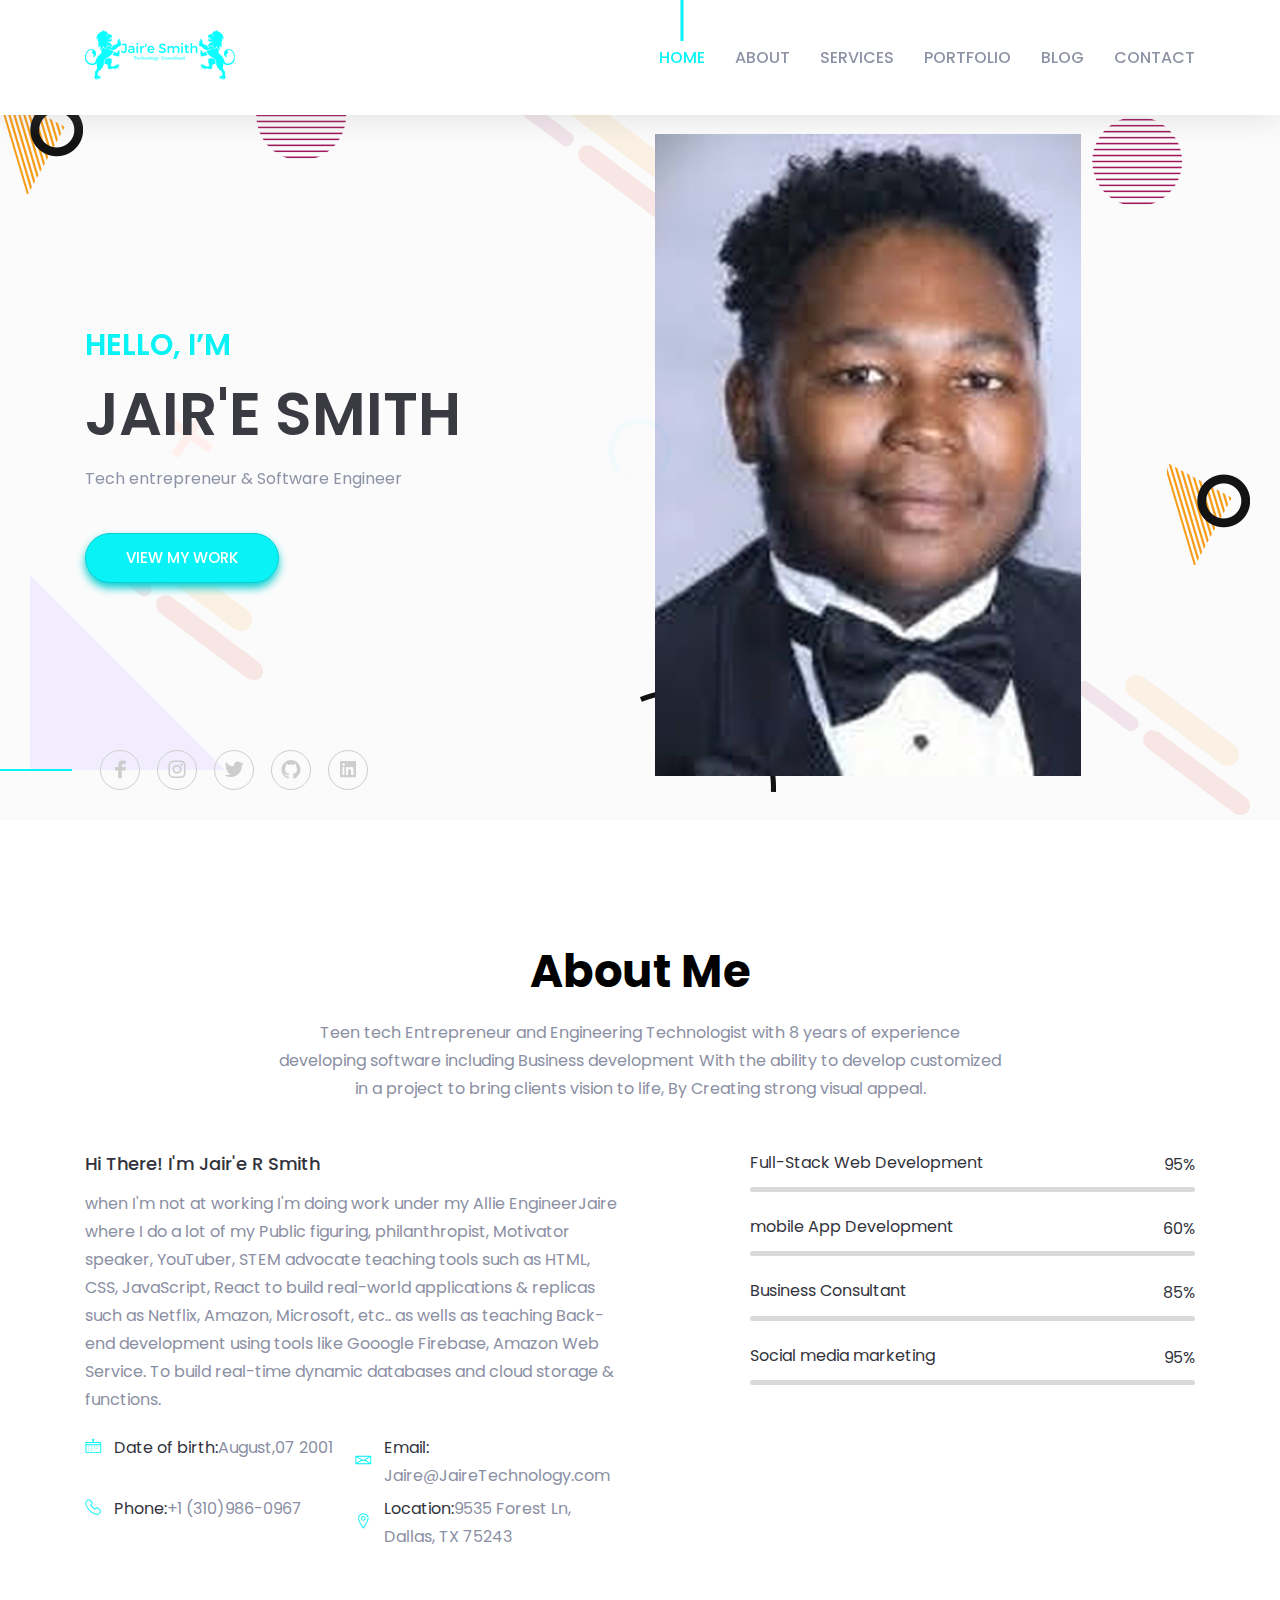
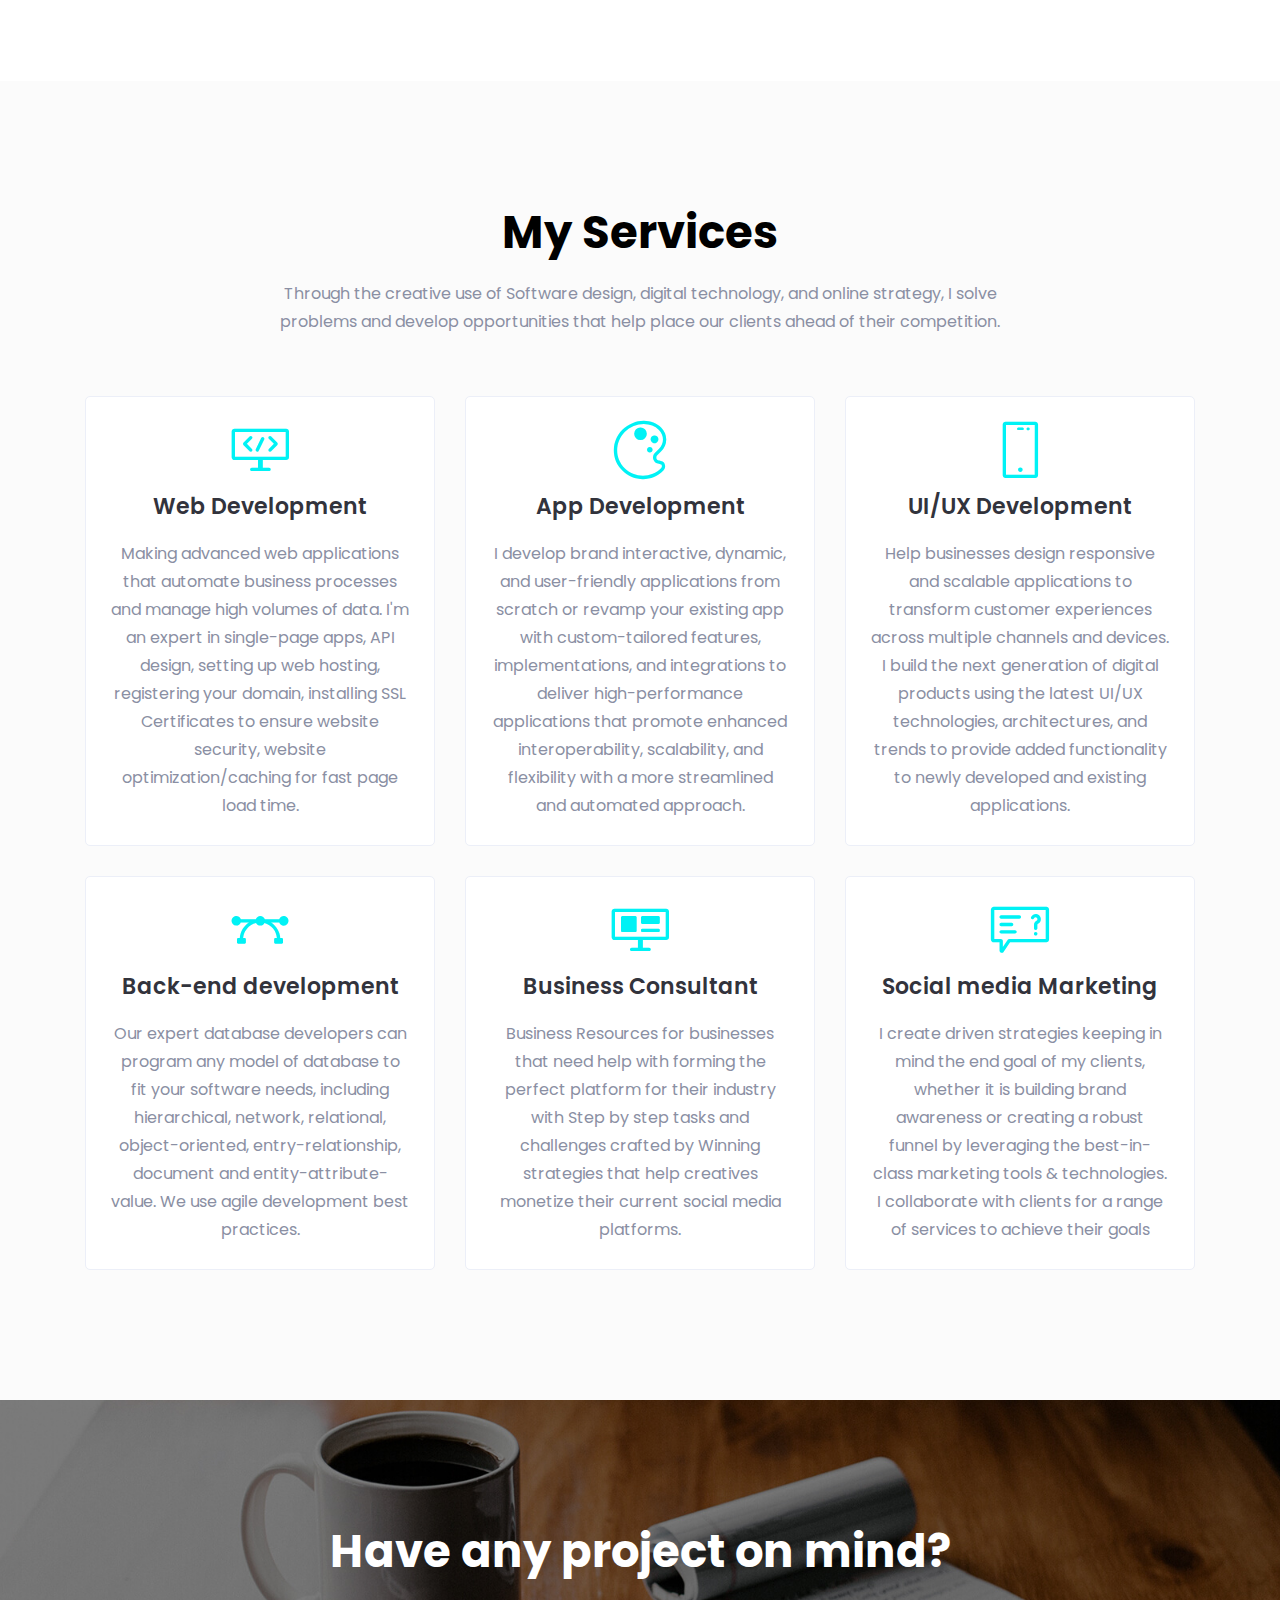
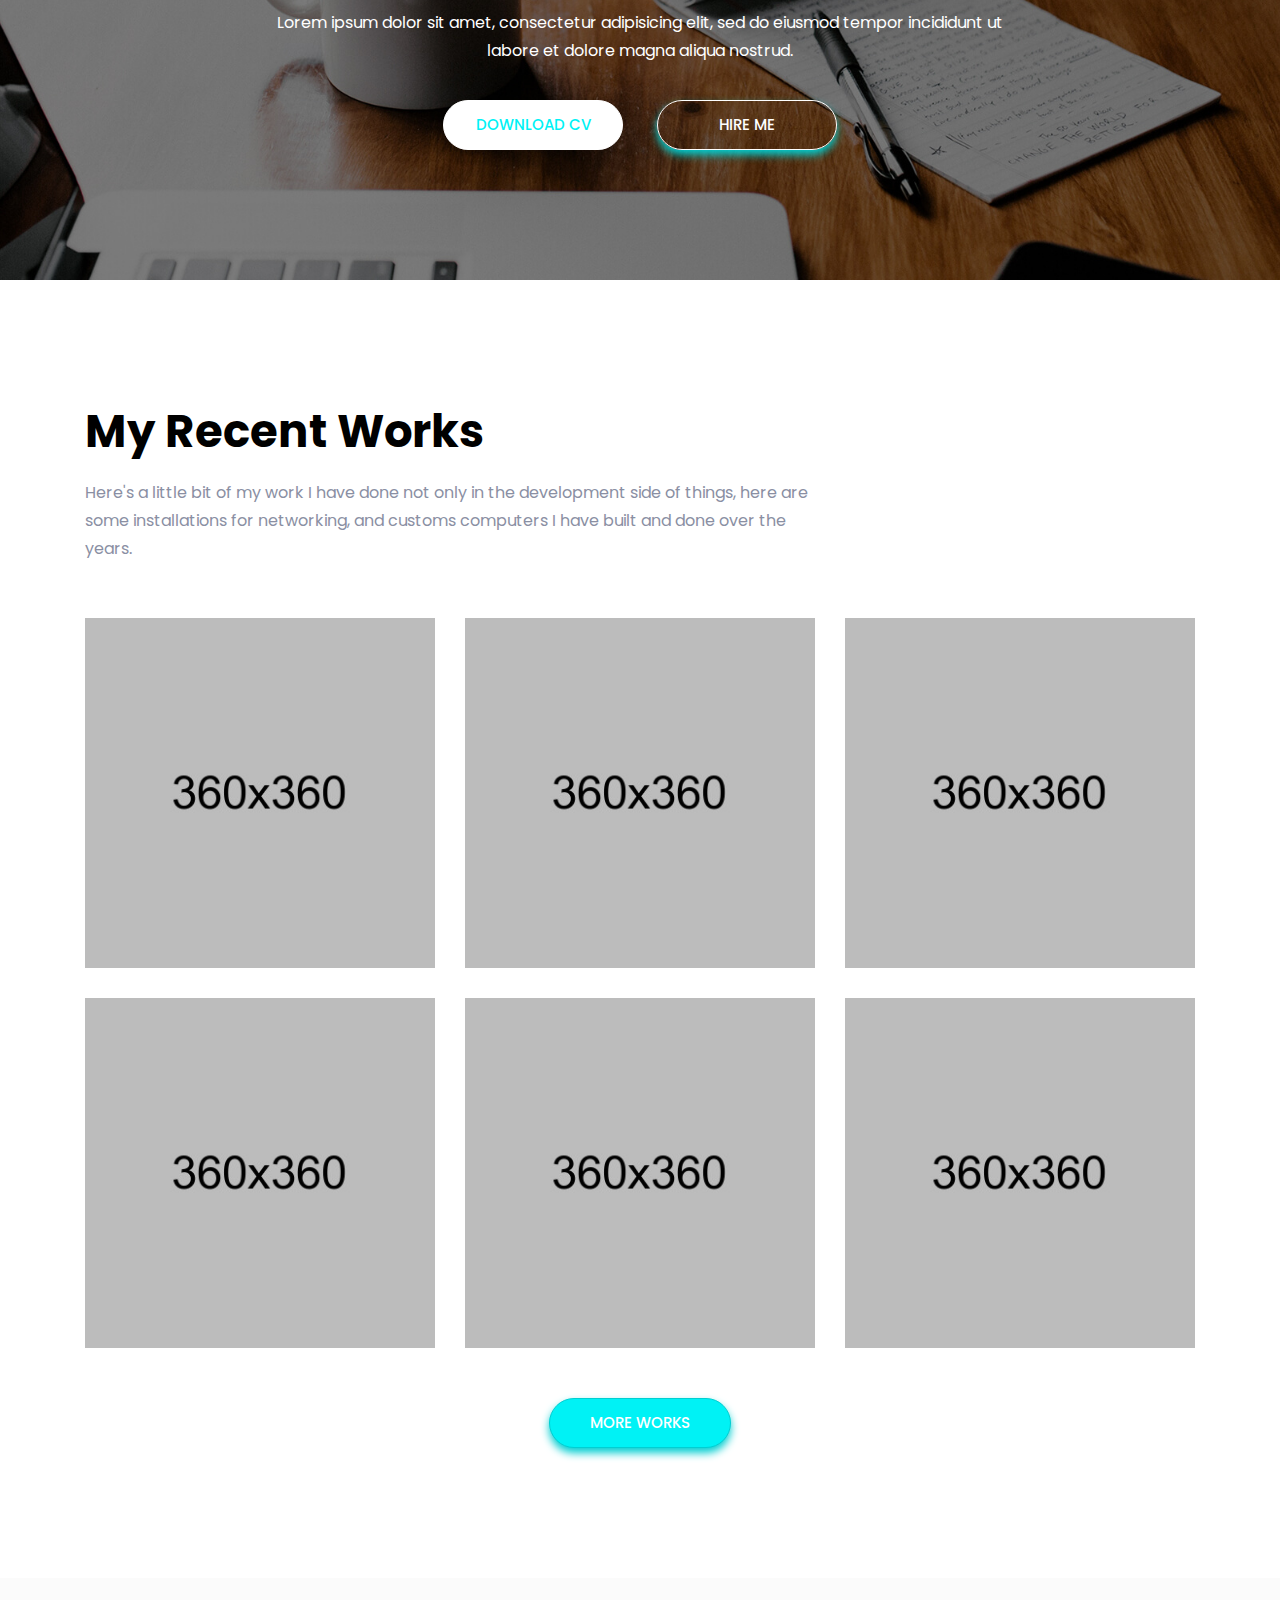
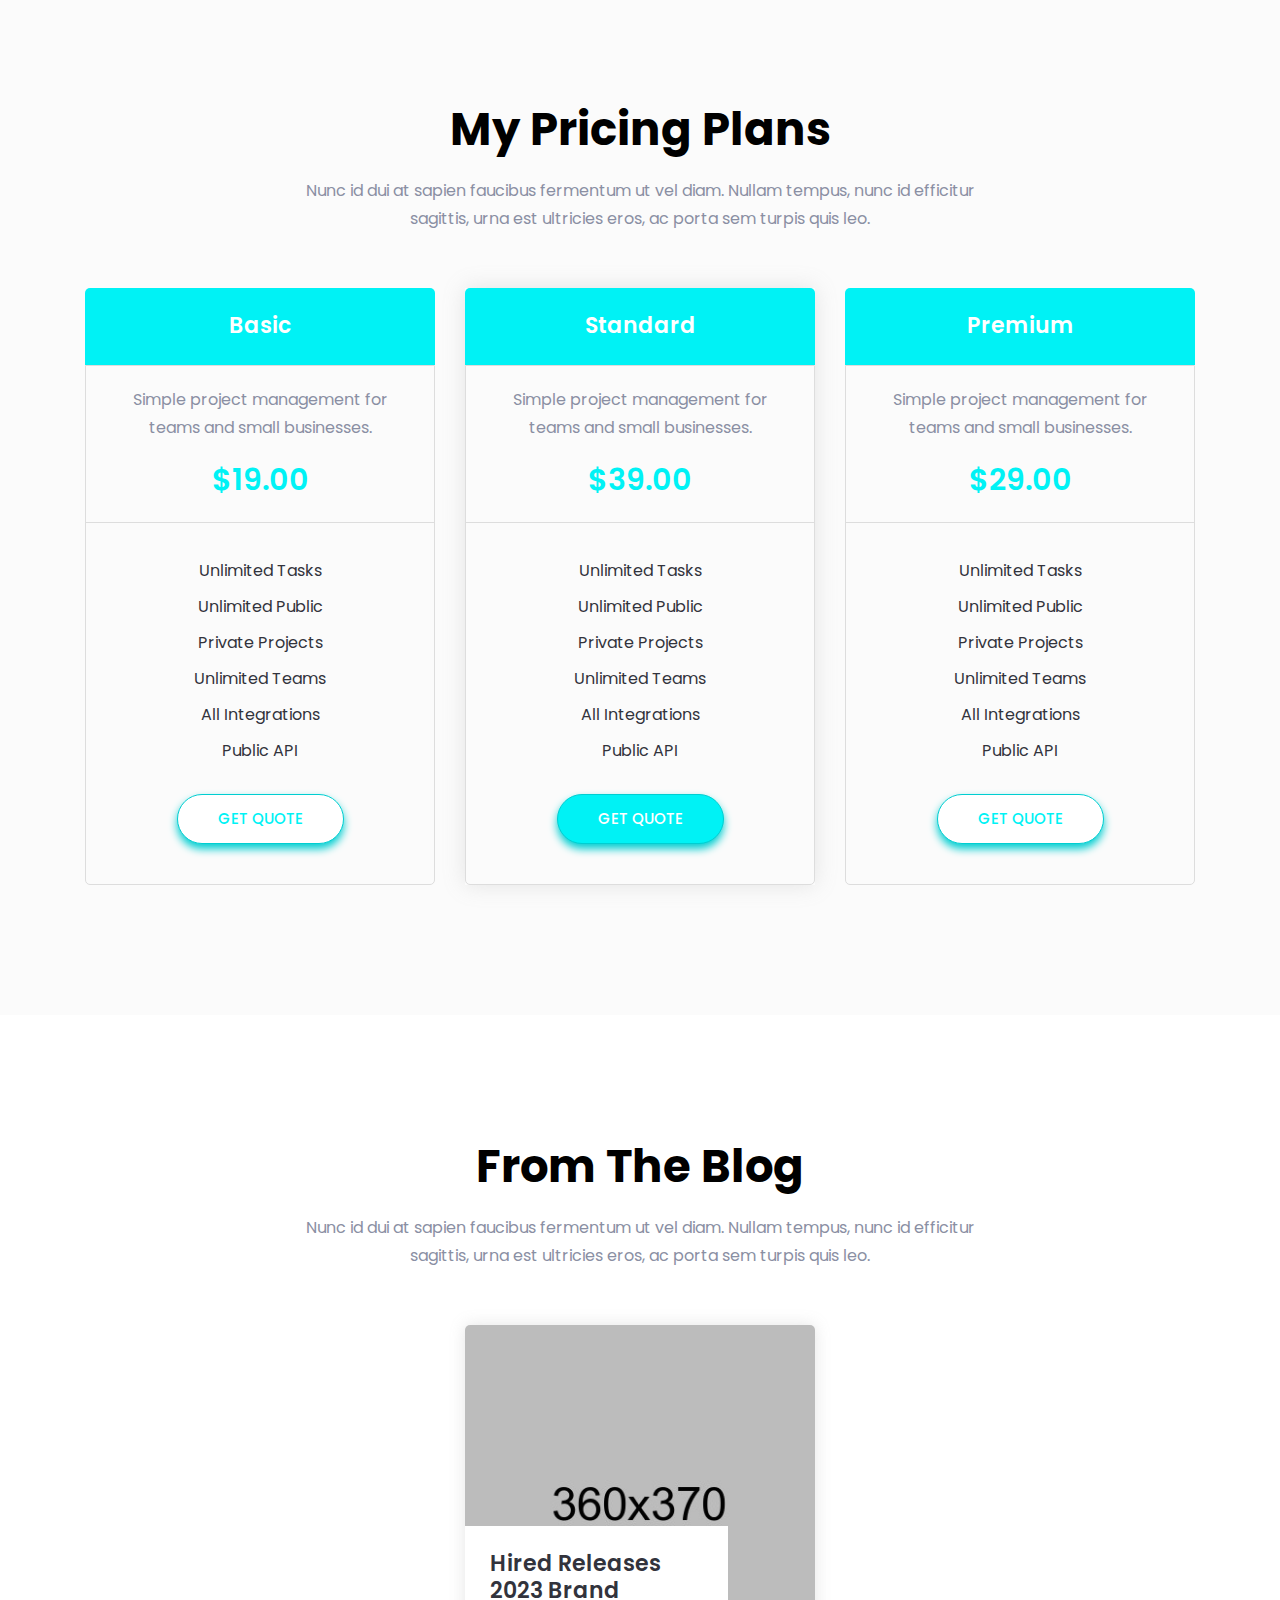
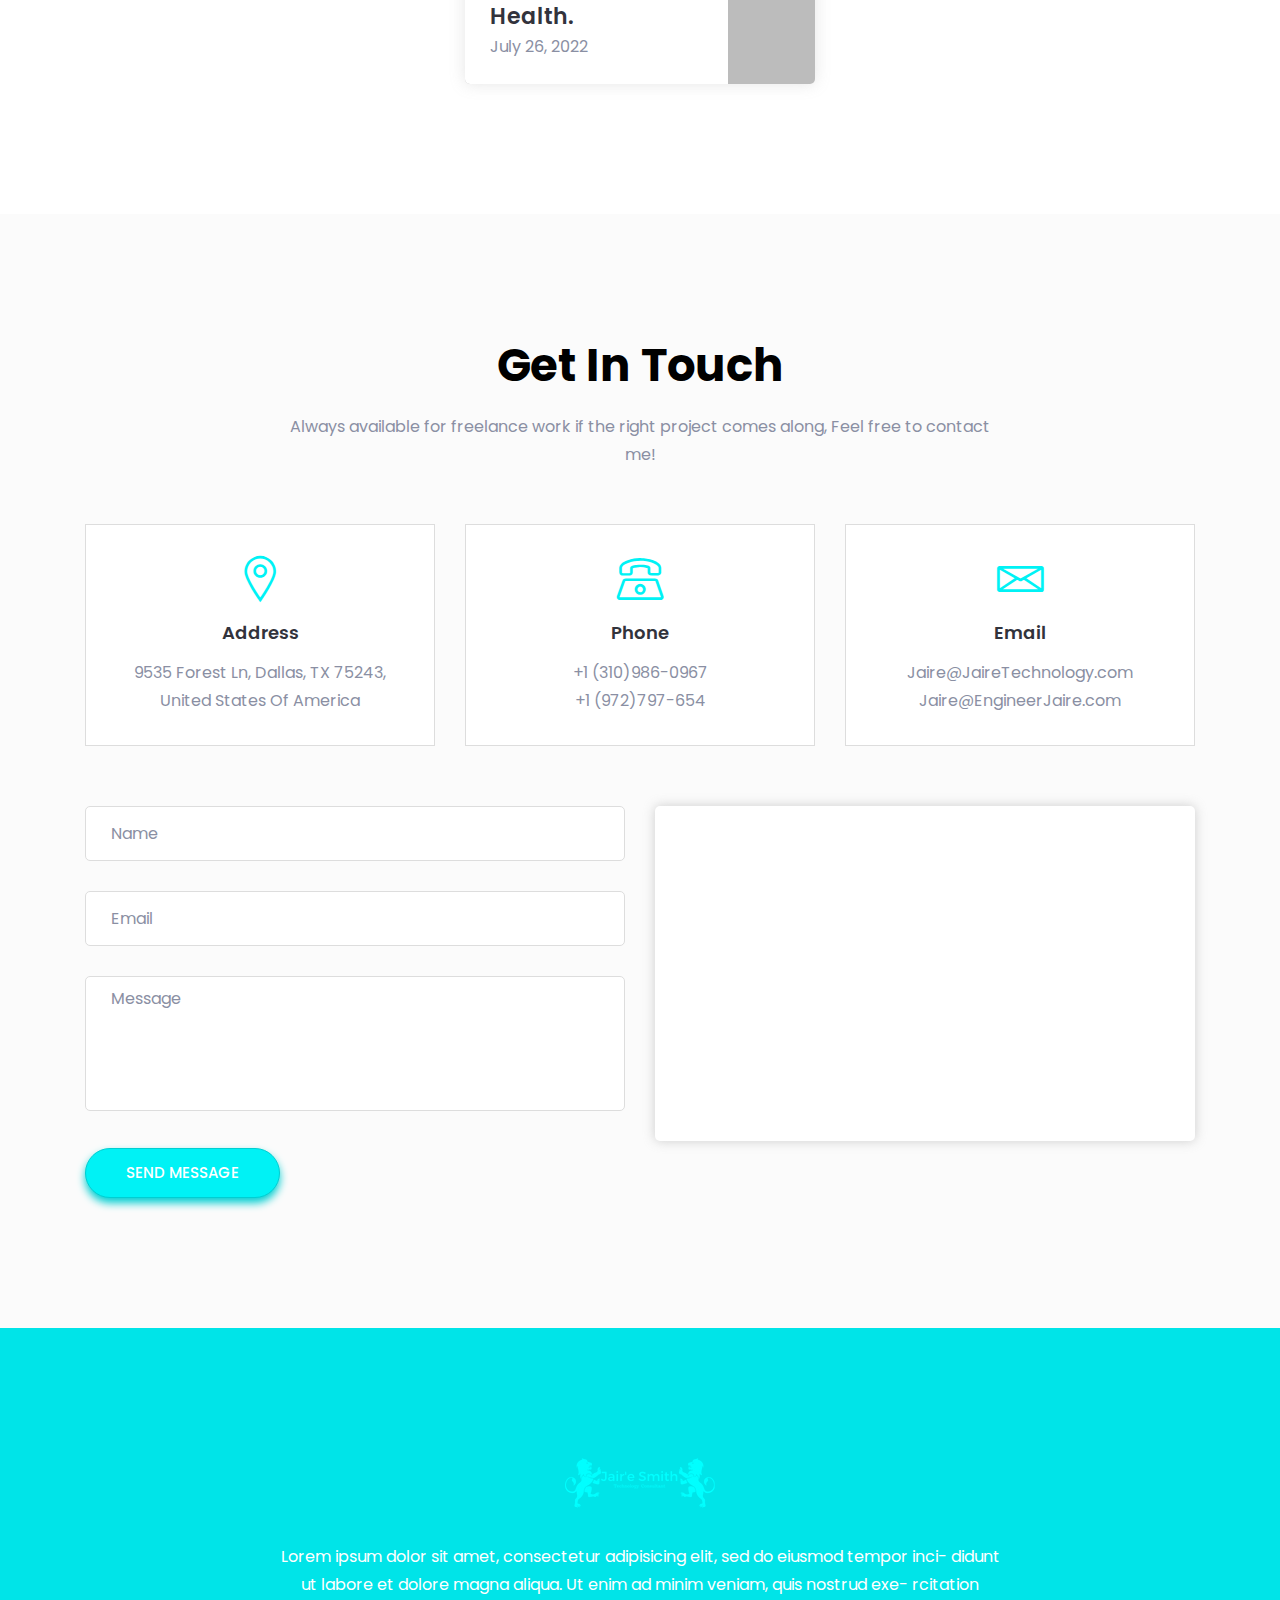
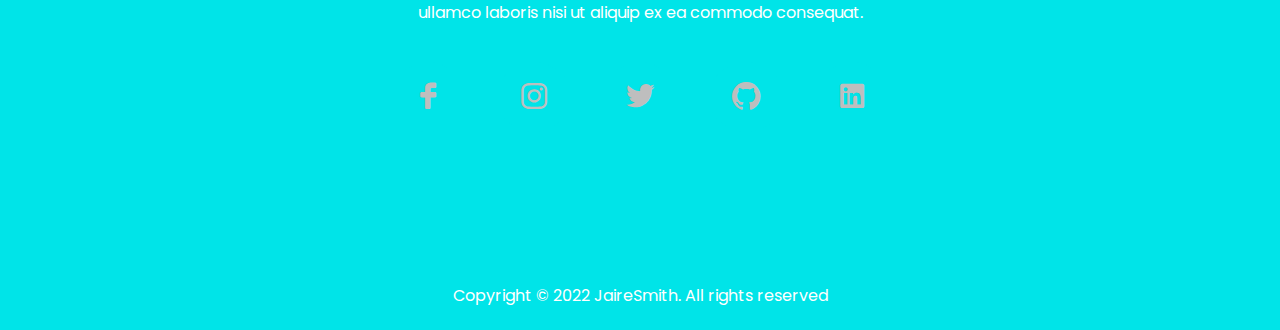
<file: index.html>
<!doctype html>
<html lang="en">

<head>

    <!--====== Required meta tags ======-->
    <meta charset="utf-8">
    <meta http-equiv="x-ua-compatible" content="ie=edge">
    <meta name="description" content="">
    <meta name="viewport" content="width=device-width, initial-scale=1, shrink-to-fit=no">

    <!--====== Title ======-->
    <title>Jair'e Smith | Personal Portfolio & CV</title>

    <!--====== Favicon Icon ======-->
    <link rel="shortcut icon" href="assets/images/favicon.png" type="image/png">

    <!--====== Bootstrap css ======-->
    <link rel="stylesheet" href="assets/css/bootstrap.min.css">

    <!--====== Line Icons css ======-->
    <link rel="stylesheet" href="assets/css/LineIcons.css">

    <!--====== Magnific Popup css ======-->
    <link rel="stylesheet" href="assets/css/magnific-popup.css">

    <!--====== Default css ======-->
    <link rel="stylesheet" href="assets/css/default.css">

    <!--====== Style css ======-->
    <link rel="stylesheet" href="assets/css/style.css">


</head>

<body>

    <!--====== PRELOADER PART START ======-->

    <div class="preloader">
        <div class="loader_34">
            <div class="ytp-spinner">
                <div class="ytp-spinner-container">
                    <div class="ytp-spinner-rotator">
                        <div class="ytp-spinner-left">
                            <div class="ytp-spinner-circle"></div>
                        </div>
                        <div class="ytp-spinner-right">
                            <div class="ytp-spinner-circle"></div>
                        </div>
                    </div>
                </div>
            </div>
        </div>
    </div>

    <!--====== PRELOADER ENDS START ======-->

    <!--====== HEADER PART START ======-->

    <header id="home" class="header-area">
        <div class="navigation fixed-top">
            <div class="container">
                <div class="row">
                    <div class="col-lg-12">
                        <nav class="navbar navbar-expand-lg">
                            <a class="navbar-brand" href="index.html">
                                <img src="assets/images/Logo.png" alt="Jair'e Smith Logo">
                            </a> <!-- Logo -->
                            <button class="navbar-toggler" type="button" data-toggle="collapse" data-target="#navbarSupportedContent" aria-controls="navbarSupportedContent" aria-expanded="false" aria-label="Toggle navigation">
                                <span class="toggler-icon"></span>
                                <span class="toggler-icon"></span>
                                <span class="toggler-icon"></span>
                            </button>

                            <div class="collapse navbar-collapse" id="navbarSupportedContent">
                                <ul class="navbar-nav ml-auto">
                                    <li class="nav-item active"><a class="page-scroll" href="#home">Home</a></li>
                                    <li class="nav-item"><a class="page-scroll" href="#about">About</a></li>
                                    <li class="nav-item"><a class="page-scroll" href="#service">Services</a></li>
                                    <li class="nav-item"><a class="page-scroll" href="#work">Portfolio</a></li>
                                    <li class="nav-item"><a class="page-scroll" href="#blog">Blog</a></li>
                                    <li class="nav-item"><a class="page-scroll" href="#contact">Contact</a></li>
                                </ul>
                            </div> <!-- navbar collapse -->
                        </nav> <!-- navbar -->
                    </div>
                </div> <!-- row -->
            </div> <!-- container -->
        </div> <!-- navigation -->

        <div id="parallax" class="header-content d-flex align-items-center">
            <div class="header-shape shape-one layer" data-depth="0.10">
                <img src="assets/images/banner/shape/shape-1.png" alt="Shape">
            </div> <!-- header shape -->
            <div class="header-shape shape-tow layer" data-depth="0.30">
                <img src="assets/images/banner/shape/shape-2.png" alt="Shape">
            </div> <!-- header shape -->
            <div class="header-shape shape-three layer" data-depth="0.40">
                <img src="assets/images/banner/shape/shape-3.png" alt="Shape">
            </div> <!-- header shape -->
            <div class="header-shape shape-fore layer" data-depth="0.60">
                <img src="assets/images/banner/shape/shape-2.png" alt="Shape">
            </div> <!-- header shape -->
            <div class="header-shape shape-five layer" data-depth="0.20">
                <img src="assets/images/banner/shape/shape-1.png" alt="Shape">
            </div> <!-- header shape -->
            <div class="header-shape shape-six layer" data-depth="0.15">
                <img src="assets/images/banner/shape/shape-4.png" alt="Shape">
            </div> <!-- header shape -->
            <div class="header-shape shape-seven layer" data-depth="0.50">
                <img src="assets/images/banner/shape/shape-5.png" alt="Shape">
            </div> <!-- header shape -->
            <div class="header-shape shape-eight layer" data-depth="0.40">
                <img src="assets/images/banner/shape/shape-3.png" alt="Shape">
            </div> <!-- header shape -->
            <div class="header-shape shape-nine layer" data-depth="0.20">
                <img src="assets/images/banner/shape/shape-6.png" alt="Shape">
            </div> <!-- header shape -->
            <div class="header-shape shape-ten layer" data-depth="0.30">
                <img src="assets/images/banner/shape/shape-3.png" alt="Shape">
            </div> <!-- header shape -->
            <div class="container">
                <div class="row align-items-center">
                    <div class="col-xl-5 col-lg-6">
                        <div class="header-content-right">
                            <h4 class="sub-title">Hello, I’m</h4>
                            <h1 class="title">Jair'e Smith</h1>
                            <p>Tech entrepreneur & Software Engineer</p>
                            <a class="main-btn" href="#work">View my Work</a>
                        </div> <!-- header content right -->
                    </div>
                    <div class="col-lg-6 offset-xl-1">
                        <!-- <div class="header-image d-none d-lg-block">
                        </div> header image -->
                        <img src="assets/images/JaireSmith.png" alt="Picture of JaireSmith">
                    </div>
                </div> <!-- row -->
            </div> <!-- container -->
            <div class="header-social">
                <div class="container">
                    <div class="row">
                        <div class="col-lg-12">
                            <div class="header-social-icon">
                                <ul>
                                    <li><a href="https://www.facebook.com/ImJaireSmith" target="call"><i class="lni-facebook-filled"></i></a></li>
                                    <li><a href="https://www.instagram.com/jairesmith/" target="call"><i class="lni-instagram-original"></i></a></li>
                                    <li><a href="https://twitter.com/JaireSmith2" target="call"><i class="lni-twitter-original"></i></a></li>
                                    <li><a href="https://github.com/EngineerJaire" target="call"><i class="lni-github-original"></i></a></li>
                                    <li><a href="https://www.linkedin.com/in/jair-e-smith-1243b0a8/" target="call"><i class="lni-linkedin-original"></i></a></li>
                                </ul>
                            </div> <!-- header social -->
                        </div>
                    </div> <!-- row -->
                </div> <!-- container -->
            </div> <!-- header social -->
        </div> <!-- header content -->
    </header>

    <!--====== HEADER PART ENDS ======-->

    <!--====== ABOUT PART START ======-->

    <section id="about" class="about-area pt-125 pb-130">
        <div class="container">
            <div class="row justify-content-center">
                <div class="col-lg-8">
                    <div class="section-title text-center">
                        <h2 class="title">About Me</h2>
                        <p>Teen tech Entrepreneur and Engineering Technologist with 8 years of experience developing software including Business development With the ability to develop customized in a project to bring clients vision to life, By Creating strong visual appeal.</p>
                    </div> <!-- section title -->
                </div>
            </div> <!-- row -->
            <div class="row">
                <div class="col-lg-6">
                    <div class="about-content mt-50">
                        <h5 class="about-title">Hi There! I'm Jair'e R Smith</h5>
                        <p>when I'm not at working I'm doing work under my Allie EngineerJaire where  I do a lot of my Public figuring, philanthropist, Motivator speaker, YouTuber, STEM advocate teaching tools such as HTML, CSS, JavaScript, React to build real-world applications & replicas such as Netflix, Amazon, Microsoft, etc.. as wells as teaching  Back-end development using tools like Gooogle Firebase, Amazon Web Service. To build real-time dynamic databases and cloud storage & functions.</p>
                        <ul class="clearfix">
                            <li>
                                <div class="single-info d-flex align-items-center">
                                    <div class="info-icon">
                                        <i class="lni-calendar"></i>
                                    </div>
                                    <div class="info-text">
                                        <p><span>Date of birth:</span>August,07 2001</p>
                                    </div>
                                </div> <!-- single info -->
                            </li>
                            <li>
                                <div class="single-info d-flex align-items-center">
                                    <div class="info-icon">
                                        <i class="lni-envelope"></i>
                                    </div>
                                    <div class="info-text">
                                        <p><span>Email:</span>Jaire@JaireTechnology.com</p>
                                    </div>
                                </div> <!-- single info -->
                            </li>
                            <li>
                                <div class="single-info d-flex align-items-center">
                                    <div class="info-icon">
                                        <i class="lni-phone-handset"></i>
                                    </div>
                                    <div class="info-text">
                                        <p><span>Phone:</span>+1 (310)986-0967</p>
                                    </div>
                                </div> <!-- single info -->
                            </li>
                            <li>
                                <div class="single-info d-flex align-items-center">
                                    <div class="info-icon">
                                        <i class="lni-map-marker"></i>
                                    </div>
                                    <div class="info-text">
                                    <p><span>Location:</span>9535 Forest Ln, Dallas, TX 75243</p>
                                    </div>
                                </div> <!-- single info -->
                            </li>
                        </ul>
                    </div> <!-- about content -->
                </div>
                <div class="col-xl-5 offset-xl-1 col-lg-6">
                    <div class="about-skills pt-25">
                        <div class="skill-item mt-25">
                            <div class="skill-header">
                                <h6 class="skill-title">Full-Stack Web Development</h6>
                                <div class="skill-percentage">
                                    <div class="count-box counted">
                                        <span class="counter">95</span>
                                    </div>
                                    %
                                </div>
                            </div>
                            <div class="skill-bar">
                                <div class="bar-inner">
                                    <div class="bar progress-line" data-width="80"></div>
                                </div>
                            </div>
                        </div> <!-- skill item -->
                        <div class="skill-item mt-25">
                            <div class="skill-header">
                                <h6 class="skill-title">mobile App Development</h6>
                                <div class="skill-percentage">
                                    <div class="count-box counted">
                                        <span class="counter">60</span>
                                    </div>
                                    %
                                </div>
                            </div>
                            <div class="skill-bar">
                                <div class="bar-inner">
                                    <div class="bar progress-line" data-width="60"></div>
                                </div>
                            </div>
                        </div> <!-- skill item -->
                        <div class="skill-item mt-25">
                            <div class="skill-header">
                                <h6 class="skill-title">Business Consultant</h6>
                                <div class="skill-percentage">
                                    <div class="count-box counted">
                                        <span class="counter">85</span>
                                    </div>
                                    %
                                </div>
                            </div>
                            <div class="skill-bar">
                                <div class="bar-inner">
                                    <div class="bar progress-line" data-width="50"></div>
                                </div>
                            </div>
                        </div> <!-- skill item -->
                        <div class="skill-item mt-25">
                            <div class="skill-header">
                                <h6 class="skill-title">Social media marketing</h6>
                                <div class="skill-percentage">
                                    <div class="count-box counted">
                                        <span class="counter">95</span>
                                    </div>
                                    %
                                </div>
                            </div>
                            <div class="skill-bar">
                                <div class="bar-inner">
                                    <div class="bar progress-line" data-width="90"></div>
                                </div>
                            </div>
                        </div> <!-- skill item -->
                    </div> <!-- about skills -->
                </div>
            </div> <!-- row -->
        </div> <!-- container -->
    </section>

    <!--====== ABOUT PART ENDS ======-->

    <!--====== SERVICES PART START ======-->

    <section id="service" class="services-area gray-bg pt-125 pb-130">
        <div class="container">
            <div class="row justify-content-center">
                <div class="col-lg-8">
                    <div class="section-title text-center pb-30">
                        <h2 class="title">My Services</h2>
                        <p>Through the creative use of Software design, digital technology, and online strategy, I solve problems and develop opportunities that help place our clients ahead of their competition.</p>
                    </div> <!-- section title -->
                </div>
            </div> <!-- row -->
            <div class="row justify-content-center">
                <div class="col-lg-4 col-md-6 col-sm-8">
                    <div class="single-service text-center mt-30">
                        <div class="service-icon">
                            <i class="lni-code-alt"></i>
                        </div>
                        <div class="service-content">
                            <h4 class="service-title"><a href="#">Web Development</a></h4>
                            <p>Making advanced web applications that automate business processes and manage high volumes of data. I'm an expert in single-page apps, API design, setting up web hosting, registering your domain, installing SSL Certificates to ensure website security, website optimization/caching for fast page load time.</p>
                        </div>
                    </div> <!-- single service -->
                </div>
                <div class="col-lg-4 col-md-6 col-sm-8">
                    <div class="single-service text-center mt-30">
                        <div class="service-icon">
                            <i class="lni-color-pallet"></i>
                        </div>
                        <div class="service-content">
                            <h4 class="service-title"><a href="#contact">App Development</a></h4>
                            <p>I develop brand interactive, dynamic, and user-friendly applications from scratch or revamp your existing app with custom-tailored features, implementations, and integrations to deliver high-performance applications that promote enhanced interoperability, scalability, and flexibility with a more streamlined and automated approach.</p>
                        </div>
                    </div> <!-- single service -->
                </div>
                <div class="col-lg-4 col-md-6 col-sm-8">
                    <div class="single-service text-center mt-30">
                        <div class="service-icon">
                            <i class="lni-mobile"></i>
                        </div>
                        <div class="service-content">
                            <h4 class="service-title"><a href="#">UI/UX Development</a></h4>
                            <p>Help businesses design responsive and scalable applications to transform customer experiences across multiple channels and devices. I build the next generation of digital products using the latest UI/UX technologies, architectures, and trends to provide added functionality to newly developed and existing applications.</p>
                        </div>
                    </div> <!-- single service -->
                </div>
                <div class="col-lg-4 col-md-6 col-sm-8">
                    <div class="single-service text-center mt-30">
                        <div class="service-icon">
                            <i class="lni-vector"></i>
                        </div>
                        <div class="service-content">
                            <h4 class="service-title"><a href="#">Back-end development </a></h4>
                            <p>Our expert database developers can program any model of database to fit your software needs, including hierarchical, network, relational, object-oriented, entry-relationship, document and entity-attribute-value. We use agile development best practices.</p>
                        </div>
                    </div> <!-- single service -->
                </div>
                <div class="col-lg-4 col-md-6 col-sm-8">
                    <div class="single-service text-center mt-30">
                        <div class="service-icon">
                            <i class="lni-website"></i>
                        </div>
                        <div class="service-content">
                            <h4 class="service-title"><a href="#">Business Consultant</a></h4>
                            <p>Business Resources for businesses that need help with forming the perfect platform for their industry with Step by step tasks and challenges crafted by Winning strategies that help creatives monetize their current social media platforms.</p>
                        </div>
                    </div> <!-- single service -->
                </div>
                <div class="col-lg-4 col-md-6 col-sm-8">
                    <div class="single-service text-center mt-30">
                        <div class="service-icon">
                            <i class="lni-support"></i>
                        </div>
                        <div class="service-content">
                            <h4 class="service-title"><a href="#">Social media Marketing</a></h4>
                            <p>I create driven strategies keeping in mind the end goal of my clients, whether it is building brand awareness or creating a robust funnel by leveraging the best-in-class marketing tools & technologies. I collaborate with clients for a range of services to achieve their goals</p>
                        </div>
                    </div> <!-- single service -->
                </div>
            </div> <!-- row -->
        </div> <!-- container -->
    </section>

    <!--====== SERVICES PART ENDS ======-->

    <!--====== CALL TO ACTION PART START ======-->

    <section id="call-to-action" class="call-to-action pt-125 pb-130 bg_cover" style="background-image: url(assets/images/call-to-action.jpg)">
        <div class="container">
            <div class="row justify-content-center">
                <div class="col-xl-8 col-lg-9">
                    <div class="call-action-content text-center">
                        <h2 class="action-title">Have any project on mind?</h2>
                        <p>Lorem ipsum dolor sit amet, consectetur adipisicing elit, sed do eiusmod tempor incididunt ut labore et dolore magna aliqua nostrud.</p>
                        <ul> 
                            <li><a class="main-btn custom" href="assets/Resume-Jair'e-Smith.pdf" download="Jair'e Smith Resume">download cv</a></li>
                            <li><a class="main-btn custom-2" href="#contact">hire me</a></li>
                        </ul>
                    </div> <!-- call action content -->
                </div>
            </div> <!-- row -->
        </div> <!-- container -->
    </section>

    <!--====== CALL TO ACTION PART ENDS ======-->

    <!--====== WORK PART START ======-->

    <section id="work" class="work-area pt-125 pb-130">
        <div class="container">
            <div class="row">
                <div class="col-lg-8">
                    <div class="section-title pb-25">
                        <h2 class="title">My Recent Works</h2>
                        <p>Here's a little bit of my work I have done not only in the development side of things, here are some installations for networking, and customs computers I have built and done over the years.</p>
                    </div> <!-- section title -->
                </div>
            </div> <!-- row -->
            <div class="row">
                <div class="col-lg-4 col-md-6 col-sm-6">
                    <div class="single-work text-center mt-30">
                        <div class="work-image">
                            <img src="assets/images/work/w-1.jpg" alt="work">
                        </div>
                        <div class="work-overlay">
                            <div class="work-content">
                                <h3 class="work-title">Product Design</h3>
                                <ul>
                                    <li><a class="image-popup" href="assets/images/work/w-1.jpg"><i class="lni-plus"></i></a></li>
                                    <li><a href="#"><i class="lni-link"></i></a></li>
                                </ul>
                            </div>
                        </div>
                    </div> <!-- single work -->
                </div>
                <div class="col-lg-4 col-md-6 col-sm-6">
                    <div class="single-work text-center mt-30">
                        <div class="work-image">
                            <img src="assets/images/work/w-2.jpg" alt="work">
                        </div>
                        <div class="work-overlay">
                            <div class="work-content">
                                <h3 class="work-title">Product Design</h3>
                                <ul>
                                    <li><a class="image-popup" href="assets/images/work/w-2.jpg"><i class="lni-plus"></i></a></li>
                                    <li><a href="#"><i class="lni-link"></i></a></li>
                                </ul>
                            </div>
                        </div>
                    </div> <!-- single work -->
                </div>
                <div class="col-lg-4 col-md-6 col-sm-6">
                    <div class="single-work text-center mt-30">
                        <div class="work-image">
                            <img src="assets/images/work/w-3.jpg" alt="work">
                        </div>
                        <div class="work-overlay">
                            <div class="work-content">
                                <h3 class="work-title">Product Design</h3>
                                <ul>
                                    <li><a class="image-popup" href="assets/images/work/w-3.jpg"><i class="lni-plus"></i></a></li>
                                    <li><a href="#"><i class="lni-link"></i></a></li>
                                </ul>
                            </div>
                        </div>
                    </div> <!-- single work -->
                </div>
                <div class="col-lg-4 col-md-6 col-sm-6">
                    <div class="single-work text-center mt-30">
                        <div class="work-image">
                            <img src="assets/images/work/w-4.jpg" alt="work">
                        </div>
                        <div class="work-overlay">
                            <div class="work-content">
                                <h3 class="work-title">Product Design</h3>
                                <ul>
                                    <li><a class="image-popup" href="assets/images/work/w-4.jpg"><i class="lni-plus"></i></a></li>
                                    <li><a href="#"><i class="lni-link"></i></a></li>
                                </ul>
                            </div>
                        </div>
                    </div> <!-- single work -->
                </div>
                <div class="col-lg-4 col-md-6 col-sm-6">
                    <div class="single-work text-center mt-30">
                        <div class="work-image">
                            <img src="assets/images/work/w-5.jpg" alt="work">
                        </div>
                        <div class="work-overlay">
                            <div class="work-content">
                                <h3 class="work-title">Product Design</h3>
                                <ul>
                                    <li><a class="image-popup" href="assets/images/work/w-5.jpg"><i class="lni-plus"></i></a></li>
                                    <li><a href="#"><i class="lni-link"></i></a></li>
                                </ul>
                            </div>
                        </div>
                    </div> <!-- single work -->
                </div>
                <div class="col-lg-4 col-md-6 col-sm-6">
                    <div class="single-work text-center mt-30">
                        <div class="work-image">
                            <img src="assets/images/work/w-6.jpg" alt="work">
                        </div>
                        <div class="work-overlay">
                            <div class="work-content">
                                <h3 class="work-title">Product Design</h3>
                                <ul>
                                    <li><a class="image-popup" href="assets/images/work/w-6.jpg"><i class="lni-plus"></i></a></li>
                                    <li><a href="#"><i class="lni-link"></i></a></li>
                                </ul>
                            </div>
                        </div>
                    </div> <!-- single work -->
                </div>
            </div> <!-- row -->
            <div class="row">
                <div class="col-lg-12">
                    <div class="work-more text-center mt-50">
                        <a class="main-btn" href="#">more works</a>
                    </div> <!-- work more -->
                </div>
            </div> <!-- row -->
        </div> <!-- container -->
    </section>

    <!--====== WORK PART ENDS ======-->

    <!--====== PRICING PART START ======-->

    <section id="pricing" class="pricing-area gray-bg pt-125 pb-130">
        <div class="container">
            <div class="row justify-content-center">
                <div class="col-lg-8">
                    <div class="section-title text-center pb-25">
                        <h2 class="title">My Pricing Plans</h2>
                        <p>Nunc id dui at sapien faucibus fermentum ut vel diam. Nullam tempus, nunc id efficitur sagittis, urna est ultricies eros, ac porta sem turpis quis leo.</p>
                    </div> <!-- section title -->
                </div>
            </div> <!-- row -->
            <div class="row justify-content-center">
                <div class="col-lg-4 col-md-8 col-sm-9">
                    <div class="single-pricing text-center mt-30">
                        <div class="pricing-package">
                            <h4 class="package-title">Basic</h4>
                        </div>
                        <div class="pricing-body">
                            <div class="pricing-text">
                                <p>Simple project management for teams and small businesses.</p>
                                <span class="price">$19.00</span>
                            </div>
                            <div class="pricing-list">
                                <ul>
                                    <li>Unlimited Tasks</li>
                                    <li>Unlimited Public</li>
                                    <li>Private Projects</li>
                                    <li>Unlimited Teams</li>
                                    <li>All Integrations</li>
                                    <li>Public API</li>
                                </ul>
                            </div>
                            <div class="pricing-btn">
                                <a class="main-btn" href="#contact">get quote</a>
                            </div>
                        </div>
                    </div> <!-- single pricing -->
                </div>
                <div class="col-lg-4 col-md-8 col-sm-9">
                    <div class="single-pricing active text-center mt-30">
                        <div class="pricing-package">
                            <h4 class="package-title">Standard</h4>
                        </div>
                        <div class="pricing-body">
                            <div class="pricing-text">
                                <p>Simple project management for teams and small businesses.</p>
                                <span class="price">$39.00</span>
                            </div>
                            <div class="pricing-list">
                                <ul>
                                    <li>Unlimited Tasks</li>
                                    <li>Unlimited Public</li>
                                    <li>Private Projects</li>
                                    <li>Unlimited Teams</li>
                                    <li>All Integrations</li>
                                    <li>Public API</li>
                                </ul>
                            </div>
                            <div class="pricing-btn">
                                <a class="main-btn" href="#contact">get quote</a>
                            </div>
                        </div>
                    </div> <!-- single pricing -->
                </div>
                <div class="col-lg-4 col-md-8 col-sm-9">
                    <div class="single-pricing text-center mt-30">
                        <div class="pricing-package">
                            <h4 class="package-title">Premium</h4>
                        </div>
                        <div class="pricing-body">
                            <div class="pricing-text">
                                <p>Simple project management for teams and small businesses.</p>
                                <span class="price">$29.00</span>
                            </div>
                            <div class="pricing-list">
                                <ul>
                                    <li>Unlimited Tasks</li>
                                    <li>Unlimited Public</li>
                                    <li>Private Projects</li>
                                    <li>Unlimited Teams</li>
                                    <li>All Integrations</li>
                                    <li>Public API</li>
                                </ul>
                            </div>
                            <div class="pricing-btn">
                                <a class="main-btn" href="#contact">get quote</a>
                            </div>
                        </div>
                    </div> <!-- single pricing -->
                </div>
            </div> <!-- row -->
        </div> <!-- container -->
    </section>

    <!--====== PRICING PART ENDS ======-->

    <!--====== BLOG PART START ======-->

    <section id="blog" class="blog-area pt-125 pb-130">
        <div class="container">
            <div class="row justify-content-center">
                <div class="col-lg-8">
                    <div class="section-title text-center pb-25">
                        <h2 class="title">From The Blog</h2>
                        <p>Nunc id dui at sapien faucibus fermentum ut vel diam. Nullam tempus, nunc id efficitur sagittis, urna est ultricies eros, ac porta sem turpis quis leo.</p>
                    </div> <!-- section title -->
                </div>
            </div> <!-- row -->
            <div class="row justify-content-center">
                <div class="col-lg-4 col-md-8 col-sm-9">
                    <div class="single-blog mt-30">
                        <div class="blog-image">
                            <img src="assets/images/blog/b-1.jpg" alt="Blog">
                        </div>
                        <div class="blog-content">
                            <h4 class="blog-title"><a href="blog-details.html">Hired Releases 2023 Brand Health.</a></h4>
                            <span>July 26, 2022</span>
                        </div>
                    </div> <!-- single blog -->
                </div>
                <!--
                <div class="col-lg-4 col-md-8 col-sm-9">
                    <div class="single-blog mt-30">
                        <div class="blog-image">
                            <img src="assets/images/blog/b-2.jpg" alt="Blog">
                        </div>
                        <div class="blog-content">
                            <h4 class="blog-title"><a href="blog-details.html">Hired Releases 2023 Brand Health.</a></h4>
                            <span>July 26, 2022</span>
                        </div>
                    </div> <!-- single blog 
                </div>
                <div class="col-lg-4 col-md-8 col-sm-9">
                    <div class="single-blog mt-30">
                        <div class="blog-image">
                            <img src="assets/images/blog/b-3.jpg" alt="Blog">
                        </div>
                        <div class="blog-content">
                            <h4 class="blog-title"><a href="blog-details.html">Hired Releases 2023 Brand Health.</a></h4>
                            <span>July 26, 2022</span>
                        </div>
                    </div> <!-- single blog 
                </div>
           <!--  </div> row 
            <div class="row">
                <div class="col-lg-12">
                    <div class="blog-more text-center mt-50">
                        <a class="main-btn" href="#">More posts</a>
                    </div> <!-- blog more 
                </div>
            </div>
        <!-- row -->
        </div> <!-- container -->
    </section>

    <!--====== BLOG PART ENDS ======-->

    <!--====== CONTACT PART START ======-->

    <section id="contact" class="contact-area pt-125 pb-130 gray-bg">
        <div class="container">
            <div class="row justify-content-center">
                <div class="col-lg-8">
                    <div class="section-title text-center pb-25">
                        <h2 class="title">Get In Touch</h2>
                        <p>Always available for freelance work if the right project comes along, Feel free to contact me!</p>
                    </div> <!-- section title -->
                </div>
            </div> <!-- row -->
            <div class="row justify-content-center">
                <div class="col-lg-4 col-md-6 col-sm-7">
                    <div class="contact-box text-center mt-30">
                        <div class="contact-icon">
                            <i class="lni-map-marker"></i>
                        </div>
                        <div class="contact-content">
                            <h6 class="contact-title">Address</h6>
                            <p>9535 Forest Ln, Dallas, TX 75243, United States Of America</p>
                        </div>
                    </div> <!-- contact box -->
                </div>
                <div class="col-lg-4 col-md-6 col-sm-7">
                    <div class="contact-box text-center mt-30">
                        <div class="contact-icon">
                            <i class="lni-phone"></i>
                        </div>
                        <div class="contact-content">
                            <h6 class="contact-title">Phone</h6>
                            <p>+1 (310)986-0967</p>
                            <p>+1 (972)797-654</p>
                        </div>
                    </div> <!-- contact box -->
                </div>
                <div class="col-lg-4 col-md-6 col-sm-7">
                    <div class="contact-box text-center mt-30">
                        <div class="contact-icon">
                            <i class="lni-envelope"></i>
                        </div>
                        <div class="contact-content">
                            <h6 class="contact-title">Email</h6>
                            <p>Jaire@JaireTechnology.com</p>
                            <p>Jaire@EngineerJaire.com</p>
                        </div>
                    </div> <!-- contact box -->
                </div>
            </div> <!-- row -->
            <div class="row">
                <div class="col-lg-6">
                    <div class="contact-form pt-30">
                        <form id="contact-form" action="assets/contact.php">
                            <div class="single-form">
                                <input type="text" name="name" placeholder="Name">
                            </div> <!-- single form -->
                            <div class="single-form">
                                <input type="email" name="email" placeholder="Email">
                            </div> <!-- single form -->
                            <div class="single-form">
                                <textarea name="message" placeholder="Message"></textarea>
                            </div> <!-- single form -->
                            <p class="form-message"></p>
                            <div class="single-form">
                                <button class="main-btn" type="submit">Send Message</button>
                            </div> <!-- single form -->
                        </form>
                    </div> <!-- contact form -->
                </div>
                <div class="col-lg-6">
                    <div class="contact-map mt-60">
                        <div class="gmap_canvas">                            
                            <iframe id="gmap_canvas" src="https://maps.google.com/maps?q=Mission%20District%2C%20San%20Francisco%2C%20CA%2C%20USA&t=&z=13&ie=UTF8&iwloc=&output=embed" frameborder="0" scrolling="no" marginheight="0" marginwidth="0"></iframe>
                        </div>
                    </div> <!-- contact map -->
                </div>
            </div> <!-- row -->
        </div> <!-- container -->
    </section>

    <!--====== CONTACT PART ENDS ======-->

    <!--====== FOOTER PART START ======-->

    <footer id="footer" class="footer-area">
        <div class="footer-widget pt-130 pb-130">
            <div class="container">
                <div class="row justify-content-center">
                    <div class="col-lg-8">
                        <div class="footer-content text-center">
                            <a href="index.html">
                                <img src="assets/images/TransparentLogo.png" alt="Jair'e Smith Logo">
                            </a>
                            <p class="mt-">Lorem ipsum dolor sit amet, consectetur adipisicing elit, sed do eiusmod tempor inci- didunt ut labore et dolore magna aliqua. Ut enim ad minim veniam, quis nostrud exe- rcitation ullamco laboris nisi ut aliquip ex ea commodo consequat.</p>
                            <ul>
                                <li><a href="https://www.facebook.com/ImJaireSmith" target="call"><i class="lni-facebook-filled"></i></a></li>
                                <li><a href="https://www.instagram.com/jairesmith/" target="call"><i class="lni-instagram-original"></i></a></li>
                                <li><a href="https://twitter.com/JaireSmith2" target="call"><i class="lni-twitter-original"></i></a></li>
                                <li><a href="https://github.com/EngineerJaire" target="call"><i class="lni-github-original"></i></a></li>
                                <li><a href="https://www.linkedin.com/in/jair-e-smith-1243b0a8/" target="call"><i class="lni-linkedin-original"></i></a></li>
                            </ul>
                        </div> <!-- footer content -->
                    </div>
                </div> <!-- row -->
            </div> <!-- container -->
        </div> <!-- footer widget -->
        <div class="footer-copyright pb-20">
            <div class="container">
                <div class="row">
                    <div class="col-lg-12">
                        <div class="copyright-text text-center pt-20">
                            <p>Copyright © 2022 JaireSmith. All rights reserved</p>
                        </div> <!-- copyright text -->
                    </div>
                </div> <!-- row -->
            </div> <!-- container -->
        </div> <!-- footer widget -->
    </footer>

    <!--====== FOOTER PART ENDS ======-->
 <!--====== BACK TOP TOP PART START ======-->

    <a href="#" class="back-to-top"><i class="lni-chevron-up"></i></a>

    <!--====== BACK TOP TOP PART ENDS ======-->

    <!--====== jquery js ======-->
    <script src="assets/js/vendor/modernizr-3.6.0.min.js"></script>
    <script src="assets/js/vendor/jquery-1.12.4.min.js"></script>

    <!--====== Bootstrap js ======-->
    <script src="assets/js/bootstrap.min.js"></script>
    <script src="assets/js/popper.min.js"></script>

    <!--====== Magnific Popup js ======-->
    <script src="assets/js/jquery.magnific-popup.min.js"></script>

    <!--====== Parallax js ======-->
    <script src="assets/js/parallax.min.js"></script>

    <!--====== Counter Up js ======-->
    <script src="assets/js/waypoints.min.js"></script>
    <script src="assets/js/jquery.counterup.min.js"></script>

    <!--====== Ajax Contact js ======-->
    <script src="assets/js/ajax-contact.js"></script>

    <!--====== Appear js ======-->
    <script src="assets/js/jquery.appear.min.js"></script>

    <!--====== Scrolling js ======-->
    <script src="assets/js/scrolling-nav.js"></script>
    <script src="assets/js/jquery.easing.min.js"></script>

    <!--====== Validator js ======-->
    <script src="assets/js/validator.min.js"></script>

    <!--====== Main js ======-->
    <script src="assets/js/main.js"></script>

</body>

</html>
</file>
<file: assets/css/default.css>
/*!
  * Project name: 2018 JaireSmith profolio
  * Description: My updated 2018 résumé portfolio for development
  * Author/Developer: Jaire'e Smith (EngineerJaire)
  * Author/Developer URL: JaireSmith.com
  * Version: v1.0.0
  * 
  */
/* Deafult Margin & Padding */
/*-- Margin Top --*/
.mt-5 {
	margin-top: 5px;
}
.mt-10 {
	margin-top: 10px;
}
.mt-15 {
	margin-top: 15px;
}
.mt-20 {
	margin-top: 20px;
}
.mt-25 {
	margin-top: 25px;
}
.mt-30 {
	margin-top: 30px;
}
.mt-35 {
	margin-top: 35px;
}
.mt-40 {
	margin-top: 40px;
}
.mt-45 {
	margin-top: 45px;
}
.mt-50 {
	margin-top: 50px;
}
.mt-55 {
	margin-top: 55px;
}
.mt-60 {
	margin-top: 60px;
}
.mt-65 {
	margin-top: 65px;
}
.mt-70 {
	margin-top: 70px;
}
.mt-75 {
	margin-top: 75px;
}
.mt-80 {
	margin-top: 80px;
}
.mt-85 {
	margin-top: 85px;
}
.mt-90 {
	margin-top: 90px;
}
.mt-95 {
	margin-top: 95px;
}
.mt-100 {
	margin-top: 100px;
}
.mt-105 {
	margin-top: 105px;
}
.mt-110 {
	margin-top: 110px;
}
.mt-115 {
	margin-top: 115px;
}
.mt-120 {
	margin-top: 120px;
}
.mt-125 {
	margin-top: 125px;
}
.mt-130 {
	margin-top: 130px;
}
.mt-135 {
	margin-top: 135px;
}
.mt-140 {
	margin-top: 140px;
}
.mt-145 {
	margin-top: 145px;
}
.mt-150 {
	margin-top: 150px;
}
.mt-155 {
	margin-top: 155px;
}
.mt-160 {
	margin-top: 160px;
}
.mt-165 {
	margin-top: 165px;
}
.mt-170 {
	margin-top: 170px;
}
.mt-175 {
	margin-top: 175px;
}
.mt-180 {
	margin-top: 180px;
}
.mt-185 {
	margin-top: 185px;
}
.mt-190 {
	margin-top: 190px;
}
.mt-195 {
	margin-top: 195px;
}
.mt-200 {
	margin-top: 200px;
}
/*-- Margin Bottom --*/

.mb-5 {
	margin-bottom: 5px;
}
.mb-10 {
	margin-bottom: 10px;
}
.mb-15 {
	margin-bottom: 15px;
}
.mb-20 {
	margin-bottom: 20px;
}
.mb-25 {
	margin-bottom: 25px;
}
.mb-30 {
	margin-bottom: 30px;
}
.mb-35 {
	margin-bottom: 35px;
}
.mb-40 {
	margin-bottom: 40px;
}
.mb-45 {
	margin-bottom: 45px;
}
.mb-50 {
	margin-bottom: 50px;
}
.mb-55 {
	margin-bottom: 55px;
}
.mb-60 {
	margin-bottom: 60px;
}
.mb-65 {
	margin-bottom: 65px;
}
.mb-70 {
	margin-bottom: 70px;
}
.mb-75 {
	margin-bottom: 75px;
}
.mb-80 {
	margin-bottom: 80px;
}
.mb-85 {
	margin-bottom: 85px;
}
.mb-90 {
	margin-bottom: 90px;
}
.mb-95 {
	margin-bottom: 95px;
}
.mb-100 {
	margin-bottom: 100px;
}
.mb-105 {
	margin-bottom: 105px;
}
.mb-110 {
	margin-bottom: 110px;
}
.mb-115 {
	margin-bottom: 115px;
}
.mb-120 {
	margin-bottom: 120px;
}
.mb-125 {
	margin-bottom: 125px;
}
.mb-130 {
	margin-bottom: 130px;
}
.mb-135 {
	margin-bottom: 135px;
}
.mb-140 {
	margin-bottom: 140px;
}
.mb-145 {
	margin-bottom: 145px;
}
.mb-150 {
	margin-bottom: 150px;
}
.mb-155 {
	margin-bottom: 155px;
}
.mb-160 {
	margin-bottom: 160px;
}
.mb-165 {
	margin-bottom: 165px;
}
.mb-170 {
	margin-bottom: 170px;
}
.mb-175 {
	margin-bottom: 175px;
}
.mb-180 {
	margin-bottom: 180px;
}
.mb-185 {
	margin-bottom: 185px;
}
.mb-190 {
	margin-bottom: 190px;
}
.mb-195 {
	margin-bottom: 195px;
}
.mb-200 {
	margin-bottom: 200px;
}
/*-- margin left --*/
.ml-5 {
	margin-left: 5px;
}
.ml-10 {
	margin-left: 10px;
}
.ml-15 {
	margin-left: 15px;
}
.ml-20 {
	margin-left: 20px;
}
.ml-25 {
	margin-left: 25px;
}
.ml-30 {
	margin-left: 30px;
}
.ml-35 {
	margin-left: 35px;
}
.ml-40 {
	margin-left: 40px;
}
.ml-45 {
	margin-left: 45px;
}
.ml-50 {
	margin-left: 50px;
}
.ml-55 {
	margin-left: 55px;
}
.ml-60 {
	margin-left: 60px;
}
.ml-65 {
	margin-left: 65px;
}
.ml-70 {
	margin-left: 70px;
}
.ml-75 {
	margin-left: 75px;
}
.ml-80 {
	margin-left: 80px;
}
.ml-85 {
	margin-left: 85px;
}
.ml-90 {
	margin-left: 90px;
}
.ml-95 {
	margin-left: 95px;
}
.ml-100 {
	margin-left: 100px;
}
.ml-105 {
	margin-left: 105px;
}
.ml-110 {
	margin-left: 110px;
}
.ml-115 {
	margin-left: 115px;
}
.ml-120 {
	margin-left: 120px;
}
.ml-125 {
	margin-left: 125px;
}
.ml-130 {
	margin-left: 130px;
}
.ml-135 {
	margin-left: 135px;
}
.ml-140 {
	margin-left: 140px;
}
.ml-145 {
	margin-left: 145px;
}
.ml-150 {
	margin-left: 150px;
}
.ml-155 {
	margin-left: 155px;
}
.ml-160 {
	margin-left: 160px;
}
.ml-165 {
	margin-left: 165px;
}
.ml-170 {
	margin-left: 170px;
}
.ml-175 {
	margin-left: 175px;
}
.ml-180 {
	margin-left: 180px;
}
.ml-185 {
	margin-left: 185px;
}
.ml-190 {
	margin-left: 190px;
}
.ml-195 {
	margin-left: 195px;
}
.ml-200 {
	margin-left: 200px;
}
/*-- margin right --*/
.mr-5 {
	margin-right: 5px;
}
.mr-10 {
	margin-right: 10px;
}
.mr-15 {
	margin-right: 15px;
}
.mr-20 {
	margin-right: 20px;
}
.mr-25 {
	margin-right: 25px;
}
.mr-30 {
	margin-right: 30px;
}
.mr-35 {
	margin-right: 35px;
}
.mr-40 {
	margin-right: 40px;
}
.mr-45 {
	margin-right: 45px;
}
.mr-50 {
	margin-right: 50px;
}
.mr-55 {
	margin-right: 55px;
}
.mr-60 {
	margin-right: 60px;
}
.mr-65 {
	margin-right: 65px;
}
.mr-70 {
	margin-right: 70px;
}
.mr-75 {
	margin-right: 75px;
}
.mr-80 {
	margin-right: 80px;
}
.mr-85 {
	margin-right: 85px;
}
.mr-90 {
	margin-right: 90px;
}
.mr-95 {
	margin-right: 95px;
}
.mr-100 {
	margin-right: 100px;
}
.mr-105 {
	margin-right: 105px;
}
.mr-110 {
	margin-right: 110px;
}
.mr-115 {
	margin-right: 115px;
}
.mr-120 {
	margin-right: 120px;
}
.mr-125 {
	margin-right: 125px;
}
.mr-130 {
	margin-right: 130px;
}
.mr-135 {
	margin-right: 135px;
}
.mr-140 {
	margin-right: 140px;
}
.mr-145 {
	margin-right: 145px;
}
.mr-150 {
	margin-right: 150px;
}
.mr-155 {
	margin-right: 155px;
}
.mr-160 {
	margin-right: 160px;
}
.mr-165 {
	margin-right: 165px;
}
.mr-170 {
	margin-right: 170px;
}
.mr-175 {
	margin-right: 175px;
}
.mr-180 {
	margin-right: 180px;
}
.mr-185 {
	margin-right: 185px;
}
.mr-190 {
	margin-right: 190px;
}
.mr-195 {
	margin-right: 195px;
}
.mr-200 {
	margin-right: 200px;
}


/*-- Padding Top --*/

.pt-5 {
	padding-top: 5px;
}
.pt-10 {
	padding-top: 10px;
}
.pt-15 {
	padding-top: 15px;
}
.pt-20 {
	padding-top: 20px;
}
.pt-25 {
	padding-top: 25px;
}
.pt-30 {
	padding-top: 30px;
}
.pt-35 {
	padding-top: 35px;
}
.pt-40 {
	padding-top: 40px;
}
.pt-45 {
	padding-top: 45px;
}
.pt-50 {
	padding-top: 50px;
}
.pt-55 {
	padding-top: 55px;
}
.pt-60 {
	padding-top: 60px;
}
.pt-65 {
	padding-top: 65px;
}
.pt-70 {
	padding-top: 70px;
}
.pt-75 {
	padding-top: 75px;
}
.pt-80 {
	padding-top: 80px;
}
.pt-85 {
	padding-top: 85px;
}
.pt-90 {
	padding-top: 90px;
}
.pt-95 {
	padding-top: 95px;
}
.pt-100 {
	padding-top: 100px;
}
.pt-105 {
	padding-top: 105px;
}
.pt-110 {
	padding-top: 110px;
}
.pt-115 {
	padding-top: 115px;
}
.pt-120 {
	padding-top: 120px;
}
.pt-125 {
	padding-top: 125px;
}
.pt-130 {
	padding-top: 130px;
}
.pt-135 {
	padding-top: 135px;
}
.pt-140 {
	padding-top: 140px;
}
.pt-145 {
	padding-top: 145px;
}
.pt-150 {
	padding-top: 150px;
}
.pt-155 {
	padding-top: 155px;
}
.pt-160 {
	padding-top: 160px;
}
.pt-165 {
	padding-top: 165px;
}
.pt-170 {
	padding-top: 170px;
}
.pt-175 {
	padding-top: 175px;
}
.pt-180 {
	padding-top: 180px;
}
.pt-185 {
	padding-top: 185px;
}
.pt-190 {
	padding-top: 190px;
}
.pt-195 {
	padding-top: 195px;
}
.pt-200 {
	padding-top: 200px;
}
/*-- Padding Bottom --*/

.pb-5 {
	padding-bottom: 5px;
}
.pb-10 {
	padding-bottom: 10px;
}
.pb-15 {
	padding-bottom: 15px;
}
.pb-20 {
	padding-bottom: 20px;
}
.pb-25 {
	padding-bottom: 25px;
}
.pb-30 {
	padding-bottom: 30px;
}
.pb-35 {
	padding-bottom: 35px;
}
.pb-40 {
	padding-bottom: 40px;
}
.pb-45 {
	padding-bottom: 45px;
}
.pb-50 {
	padding-bottom: 50px;
}
.pb-55 {
	padding-bottom: 55px;
}
.pb-60 {
	padding-bottom: 60px;
}
.pb-65 {
	padding-bottom: 65px;
}
.pb-70 {
	padding-bottom: 70px;
}
.pb-75 {
	padding-bottom: 75px;
}
.pb-80 {
	padding-bottom: 80px;
}
.pb-85 {
	padding-bottom: 85px;
}
.pb-90 {
	padding-bottom: 90px;
}
.pb-95 {
	padding-bottom: 95px;
}
.pb-100 {
	padding-bottom: 100px;
}
.pb-105 {
	padding-bottom: 105px;
}
.pb-110 {
	padding-bottom: 110px;
}
.pb-115 {
	padding-bottom: 115px;
}
.pb-120 {
	padding-bottom: 120px;
}
.pb-125 {
	padding-bottom: 125px;
}
.pb-130 {
	padding-bottom: 130px;
}
.pb-135 {
	padding-bottom: 135px;
}
.pb-140 {
	padding-bottom: 140px;
}
.pb-145 {
	padding-bottom: 145px;
}
.pb-150 {
	padding-bottom: 150px;
}
.pb-155 {
	padding-bottom: 155px;
}
.pb-160 {
	padding-bottom: 160px;
}
.pb-165 {
	padding-bottom: 165px;
}
.pb-170 {
	padding-bottom: 170px;
}
.pb-175 {
	padding-bottom: 175px;
}
.pb-180 {
	padding-bottom: 180px;
}
.pb-185 {
	padding-bottom: 185px;
}
.pb-190 {
	padding-bottom: 190px;
}
.pb-195 {
	padding-bottom: 195px;
}
.pb-200 {
	padding-bottom: 200px;
}

/*-- Padding left --*/

.pl-0 {
	padding-left: 0px;
}
.pl-5 {
	padding-left: 5px;
}
.pl-10 {
	padding-left: 10px;
}
.pl-15 {
	padding-left: 15px;
}
.pl-20 {
	padding-left: 20px;
}
.pl-25 {
	padding-left: 25px;
}
.pl-30 {
	padding-left: 30px;
}
.pl-35 {
	padding-left: 35px;
}
.pl-40 {
	padding-left: 40px;
}
.pl-45 {
	padding-left: 45px;
}
.pl-50 {
	padding-left: 50px;
}
.pl-55 {
	padding-left: 55px;
}
.pl-60 {
	padding-left: 60px;
}
.pl-65 {
	padding-left: 65px;
}
.pl-70 {
	padding-left: 70px;
}
.pl-75 {
	padding-left: 75px;
}
.pl-80 {
	padding-left: 80px;
}
.pl-85 {
	padding-left: 85px;
}
.pl-90 {
	padding-left: 90px;
}
.pl-100 {
	padding-left: 100px;
}
.pl-105 {
	padding-left: 105px;
}
.pl-110 {
	padding-left: 110px;
}
.pl-115 {
	padding-left: 115px;
}
.pl-120 {
	padding-left: 120px;
}
.pl-125 {
	padding-left: 125px;
}
/*-- Padding right --*/

.pr-0 {
	padding-right: 0px;
}
.pr-5 {
	padding-right: 5px;
}
.pr-10 {
	padding-right: 10px;
}
.pr-15 {
	padding-right: 15px;
}
.pr-20 {
	padding-right: 20px;
}
.pr-25 {
	padding-right: 25px;
}
.pr-30 {
	padding-right: 30px;
}
.pr-35 {
	padding-right: 35px;
}
.pr-40 {
	padding-right: 40px;
}
.pr-45 {
	padding-right: 45px;
}
.pr-50 {
	padding-right: 50px;
}
.pr-55 {
	padding-right: 55px;
}
.pr-60 {
	padding-right: 60px;
}
.pr-65 {
	padding-right: 65px;
}
.pr-70 {
	padding-right: 70px;
}
.pr-75 {
	padding-right: 75px;
}
.pr-80 {
	padding-right: 80px;
}
.pr-85 {
	padding-right: 85px;
}
.pr-90 {
	padding-right: 90px;
}
.pr-95 {
	padding-right: 95px;
}
.pr-100 {
	padding-right: 100px;
}
.pr-105 {
	padding-right: 105px;
}
/* Background Color */

.gray-bg {
	background: #fbfbfb;
}
.white-bg {
	background: #fff;
}
.black-bg {
	background: #222;
}
/* Color */

.white {
	color: #fff;
}
.black {
	color: #222;
}
/* black overlay */

[data-overlay] {
	position: relative;
}
[data-overlay]::before {
	background: #000 none repeat scroll 0 0;
	content: "";
	height: 100%;
	left: 0;
	position: absolute;
	top: 0;
	width: 100%;
	z-index: 1;
}
[data-overlay="2"]::before {
	opacity: 0.2;
}
[data-overlay="3"]::before {
	opacity: 0.3;
}
[data-overlay="4"]::before {
	opacity: 0.4;
}
[data-overlay="5"]::before {
	opacity: 0.5;
}
[data-overlay="6"]::before {
	opacity: 0.6;
}
[data-overlay="7"]::before {
	opacity: 0.7;
}
[data-overlay="8"]::before {
	opacity: 0.8;
}
[data-overlay="9"]::before {
	opacity: 0.9;
}
</file>
<file: assets/css/style.css>
/*-----------------------------------------------------------------------------------

    Website Name: 2018 Personal Resume & CV
    Website URI: JaireSmith.com/2018 profolio
    Description: Jaire Smith 2918 Personal Resume & CV
    Author URI: https://JaireSmith.com
    Version: 1.0

-----------------------------------------------------------------------------------

    CSS INDEX
    ===================

    1.COMMON
	2.HEADER
    3.ABOUT
    4.SERVICES
    4.CALL TO ACTION
    5.WORK
    6.PRICING
    7.BLOG
    8.CONTACT
    9.FOOTER
    10.PAGE BANNER
    10.SINGLE BLOG PAGE

-----------------------------------------------------------------------------------*/
/*===========================
    1. COMMON css 
===========================*/
@import url("https://fonts.googleapis.com/css?family=Poppins:400,500,600,700,800");
body {
  font-family: "Poppins", sans-serif;
  font-weight: normal;
  font-style: normal;
  color: #8a8fa3; }

* {
  margin: 0;
  padding: 0;
  -webkit-box-sizing: border-box;
  -moz-box-sizing: border-box;
  box-sizing: border-box; }

img {
  max-width: 100%; }

a:focus,
input:focus,
textarea:focus,
button:focus {
  text-decoration: none;
  outline: none; }

a:focus,
a:hover {
  text-decoration: none; }

i,
span,
a {
  display: inline-block; }

h1,
h2,c
h3,
h4,
h5,
h6 {
  font-family: "Poppins", sans-serif;
  font-weight: 600;
  color: #32333c;
  margin: 0px; }

h1 {
  font-size: 60px; }

h2 {
  font-size: 36px; }

h3 {
  font-size: 28px; }

h4 {
  font-size: 22px; }

h5 {
  font-size: 18px; }

h6 {
  font-size: 16px; }

ul, ol {
  margin: 0px;
  padding: 0px;
  list-style-type: none; }

p {
  font-size: 16px;
  font-weight: 400;
  line-height: 28px;
  color: #8a8fa3;
  margin: 0px; }
  @media (max-width: 767px) {
    p {
      font-size: 15px; } }

.bg_cover {
  background-position: center center;
  background-size: cover;
  background-repeat: no-repeat;
  width: 100%;
  height: 100%; }

/*===== All Button Style =====*/
.main-btn {
  display: inline-block;
  font-weight: 500;
  text-align: center;
  white-space: nowrap;
  vertical-align: middle;
  -webkit-user-select: none;
  -moz-user-select: none;
  -ms-user-select: none;
  user-select: none;
  border: 1px solid #00CED1;
  padding: 0 40px;
  font-size: 15px;
  line-height: 48px;
  border-radius: 50px;
  color: #fff;
  cursor: pointer;
  z-index: 5;
  -webkit-transition: all 0.3s ease-out 0s;
  -moz-transition: all 0.3s ease-out 0s;
  -ms-transition: all 0.3s ease-out 0s;
  -o-transition: all 0.3s ease-out 0s;
  transition: all 0.3s ease-out 0s;
  -webkit-box-shadow: 0px 5px 8px 0px rgba(0,206,209,1);
  -moz-box-shadow: 0px 5px 8px 0px rgba(0,206,209,1);
  box-shadow: 0px 5px 8px 0px rgba(0,206,209,1);
  background-color: #00F2F5;
  text-transform: uppercase; }
  .main-btn:hover {
    background-color: #fff;
    color: #00E4E8;
    border-color: #00F2F5; }
  .main-btn.main-btn-2 {
    background-color: transparent;
    color: #fff;
    border-color: #fff;
    -webkit-box-shadow: none;
    -moz-box-shadow: none;
    box-shadow: none; }
    .main-btn.main-btn-2:hover {
      background-color: #00F2F5;
      color: #fff;
      border-color: #00F2F5; }

/*===== All Section Title Style =====*/
.section-title .title {
  font-weight: 700;
  font-size: 45px;
  color: #000;
  padding-bottom: 20px; }
  @media (max-width: 767px) {
    .section-title .title {
      font-size: 30px; } }

/*===== All Preloader Style =====*/
.preloader {
  /* Body Overlay */
  position: fixed;
  top: 0;
  left: 0;
  display: table;
  height: 100%;
  width: 100%;
  /* Change Background Color */
  background: #fff;
  z-index: 99999; }
  .preloader .loader_34 {
    display: table-cell;
    vertical-align: middle;
    text-align: center; }
    .preloader .loader_34 .ytp-spinner {
      position: absolute;
      left: 50%;
      top: 50%;
      width: 64px;
      margin-left: -32px;
      z-index: 18;
      pointer-events: none; }
      .preloader .loader_34 .ytp-spinner .ytp-spinner-container {
        pointer-events: none;
        position: absolute;
        width: 100%;
        padding-bottom: 100%;
        top: 50%;
        left: 50%;
        margin-top: -50%;
        margin-left: -50%;
        -webkit-animation: ytp-spinner-linspin 1568.23529647ms linear infinite;
        -moz-animation: ytp-spinner-linspin 1568.23529647ms linear infinite;
        -o-animation: ytp-spinner-linspin 1568.23529647ms linear infinite;
        animation: ytp-spinner-linspin 1568.23529647ms linear infinite; }
        .preloader .loader_34 .ytp-spinner .ytp-spinner-container .ytp-spinner-rotator {
          position: absolute;
          width: 100%;
          height: 100%;
          -webkit-animation: ytp-spinner-easespin 5332ms cubic-bezier(0.4, 0, 0.2, 1) infinite both;
          -moz-animation: ytp-spinner-easespin 5332ms cubic-bezier(0.4, 0, 0.2, 1) infinite both;
          -o-animation: ytp-spinner-easespin 5332ms cubic-bezier(0.4, 0, 0.2, 1) infinite both;
          animation: ytp-spinner-easespin 5332ms cubic-bezier(0.4, 0, 0.2, 1) infinite both; }
          .preloader .loader_34 .ytp-spinner .ytp-spinner-container .ytp-spinner-rotator .ytp-spinner-left {
            position: absolute;
            top: 0;
            left: 0;
            bottom: 0;
            overflow: hidden;
            right: 50%; }
          .preloader .loader_34 .ytp-spinner .ytp-spinner-container .ytp-spinner-rotator .ytp-spinner-right {
            position: absolute;
            top: 0;
            right: 0;
            bottom: 0;
            overflow: hidden;
            left: 50%; }
    .preloader .loader_34 .ytp-spinner-circle {
      box-sizing: border-box;
      position: absolute;
      width: 200%;
      height: 100%;
      border-style: solid;
      /* Spinner Color */
      border-color:  #00E4E8 #00E4E8 #ddd;
      border-radius: 50%;
      border-width: 6px; }
    .preloader .loader_34 .ytp-spinner-left .ytp-spinner-circle {
      left: 0;
      right: -100%;
      border-right-color: #ddd;
      -webkit-animation: ytp-spinner-left-spin 1333ms cubic-bezier(0.4, 0, 0.2, 1) infinite both;
      -moz-animation: ytp-spinner-left-spin 1333ms cubic-bezier(0.4, 0, 0.2, 1) infinite both;
      -o-animation: ytp-spinner-left-spin 1333ms cubic-bezier(0.4, 0, 0.2, 1) infinite both;
      animation: ytp-spinner-left-spin 1333ms cubic-bezier(0.4, 0, 0.2, 1) infinite both; }
    .preloader .loader_34 .ytp-spinner-right .ytp-spinner-circle {
      left: -100%;
      right: 0;
      border-left-color: #ddd;
      -webkit-animation: ytp-right-spin 1333ms cubic-bezier(0.4, 0, 0.2, 1) infinite both;
      -moz-animation: ytp-right-spin 1333ms cubic-bezier(0.4, 0, 0.2, 1) infinite both;
      -o-animation: ytp-right-spin 1333ms cubic-bezier(0.4, 0, 0.2, 1) infinite both;
      animation: ytp-right-spin 1333ms cubic-bezier(0.4, 0, 0.2, 1) infinite both; }

/* Preloader Animations */
@-webkit-keyframes ytp-spinner-linspin {
  to {
    -webkit-transform: rotate(360deg);
    -moz-transform: rotate(360deg);
    -ms-transform: rotate(360deg);
    -o-transform: rotate(360deg);
    transform: rotate(360deg); } }
@keyframes ytp-spinner-linspin {
  to {
    -webkit-transform: rotate(360deg);
    -moz-transform: rotate(360deg);
    -ms-transform: rotate(360deg);
    -o-transform: rotate(360deg);
    transform: rotate(360deg); } }
@-webkit-keyframes ytp-spinner-easespin {
  12.5% {
    -webkit-transform: rotate(135deg);
    -moz-transform: rotate(135deg);
    -ms-transform: rotate(135deg);
    -o-transform: rotate(135deg);
    transform: rotate(135deg); }
  25% {
    -webkit-transform: rotate(270deg);
    -moz-transform: rotate(270deg);
    -ms-transform: rotate(270deg);
    -o-transform: rotate(270deg);
    transform: rotate(270deg); }
  37.5% {
    -webkit-transform: rotate(405deg);
    -moz-transform: rotate(405deg);
    -ms-transform: rotate(405deg);
    -o-transform: rotate(405deg);
    transform: rotate(405deg); }
  50% {
    -webkit-transform: rotate(540deg);
    -moz-transform: rotate(540deg);
    -ms-transform: rotate(540deg);
    -o-transform: rotate(540deg);
    transform: rotate(540deg); }
  62.5% {
    -webkit-transform: rotate(675deg);
    -moz-transform: rotate(675deg);
    -ms-transform: rotate(675deg);
    -o-transform: rotate(675deg);
    transform: rotate(675deg); }
  75% {
    -webkit-transform: rotate(810deg);
    -moz-transform: rotate(810deg);
    -ms-transform: rotate(810deg);
    -o-transform: rotate(810deg);
    transform: rotate(810deg); }
  87.5% {
    -webkit-transform: rotate(945deg);
    -moz-transform: rotate(945deg);
    -ms-transform: rotate(945deg);
    -o-transform: rotate(945deg);
    transform: rotate(945deg); }
  to {
    -webkit-transform: rotate(1080deg);
    -moz-transform: rotate(1080deg);
    -ms-transform: rotate(1080deg);
    -o-transform: rotate(1080deg);
    transform: rotate(1080deg); } }
@keyframes ytp-spinner-easespin {
  12.5% {
    -webkit-transform: rotate(135deg);
    -moz-transform: rotate(135deg);
    -ms-transform: rotate(135deg);
    -o-transform: rotate(135deg);
    transform: rotate(135deg); }
  25% {
    -webkit-transform: rotate(270deg);
    -moz-transform: rotate(270deg);
    -ms-transform: rotate(270deg);
    -o-transform: rotate(270deg);
    transform: rotate(270deg); }
  37.5% {
    -webkit-transform: rotate(405deg);
    -moz-transform: rotate(405deg);
    -ms-transform: rotate(405deg);
    -o-transform: rotate(405deg);
    transform: rotate(405deg); }
  50% {
    -webkit-transform: rotate(540deg);
    -moz-transform: rotate(540deg);
    -ms-transform: rotate(540deg);
    -o-transform: rotate(540deg);
    transform: rotate(540deg); }
  62.5% {
    -webkit-transform: rotate(675deg);
    -moz-transform: rotate(675deg);
    -ms-transform: rotate(675deg);
    -o-transform: rotate(675deg);
    transform: rotate(675deg); }
  75% {
    -webkit-transform: rotate(810deg);
    -moz-transform: rotate(810deg);
    -ms-transform: rotate(810deg);
    -o-transform: rotate(810deg);
    transform: rotate(810deg); }
  87.5% {
    -webkit-transform: rotate(945deg);
    -moz-transform: rotate(945deg);
    -ms-transform: rotate(945deg);
    -o-transform: rotate(945deg);
    transform: rotate(945deg); }
  to {
    -webkit-transform: rotate(1080deg);
    -moz-transform: rotate(1080deg);
    -ms-transform: rotate(1080deg);
    -o-transform: rotate(1080deg);
    transform: rotate(1080deg); } }
@-webkit-keyframes ytp-spinner-left-spin {
  0% {
    -webkit-transform: rotate(130deg);
    -moz-transform: rotate(130deg);
    -ms-transform: rotate(130deg);
    -o-transform: rotate(130deg);
    transform: rotate(130deg); }
  50% {
    -webkit-transform: rotate(-5deg);
    -moz-transform: rotate(-5deg);
    -ms-transform: rotate(-5deg);
    -o-transform: rotate(-5deg);
    transform: rotate(-5deg); }
  to {
    -webkit-transform: rotate(130deg);
    -moz-transform: rotate(130deg);
    -ms-transform: rotate(130deg);
    -o-transform: rotate(130deg);
    transform: rotate(130deg); } }
@keyframes ytp-spinner-left-spin {
  0% {
    -webkit-transform: rotate(130deg);
    -moz-transform: rotate(130deg);
    -ms-transform: rotate(130deg);
    -o-transform: rotate(130deg);
    transform: rotate(130deg); }
  50% {
    -webkit-transform: rotate(-5deg);
    -moz-transform: rotate(-5deg);
    -ms-transform: rotate(-5deg);
    -o-transform: rotate(-5deg);
    transform: rotate(-5deg); }
  to {
    -webkit-transform: rotate(130deg);
    -moz-transform: rotate(130deg);
    -ms-transform: rotate(130deg);
    -o-transform: rotate(130deg);
    transform: rotate(130deg); } }
@-webkit-keyframes ytp-right-spin {
  0% {
    -webkit-transform: rotate(-130deg);
    -moz-transform: rotate(-130deg);
    -ms-transform: rotate(-130deg);
    -o-transform: rotate(-130deg);
    transform: rotate(-130deg); }
  50% {
    -webkit-transform: rotate(5deg);
    -moz-transform: rotate(5deg);
    -ms-transform: rotate(5deg);
    -o-transform: rotate(5deg);
    transform: rotate(5deg); }
  to {
    -webkit-transform: rotate(-130deg);
    -moz-transform: rotate(-130deg);
    -ms-transform: rotate(-130deg);
    -o-transform: rotate(-130deg);
    transform: rotate(-130deg); } }
@keyframes ytp-right-spin {
  0% {
    -webkit-transform: rotate(-130deg);
    -moz-transform: rotate(-130deg);
    -ms-transform: rotate(-130deg);
    -o-transform: rotate(-130deg);
    transform: rotate(-130deg); }
  50% {
    -webkit-transform: rotate(5deg);
    -moz-transform: rotate(5deg);
    -ms-transform: rotate(5deg);
    -o-transform: rotate(5deg);
    transform: rotate(5deg); }
  to {
    -webkit-transform: rotate(-130deg);
    -moz-transform: rotate(-130deg);
    -ms-transform: rotate(-130deg);
    -o-transform: rotate(-130deg);
    transform: rotate(-130deg); } }
/*===========================
    2.HEADER css 
===========================*/
.navigation {
  -webkit-box-shadow: 0px 0px 29px 0px rgba(134, 134, 134, 0.25);
  -moz-box-shadow: 0px 0px 29px 0px rgba(134, 134, 134, 0.25);
  box-shadow: 0px 0px 29px 0px rgba(134, 134, 134, 0.25);
  padding: 30px 0;
  background-color: #fff;
  -webkit-transition: all 0.3s ease-out 0s;
  -moz-transition: all 0.3s ease-out 0s;
  -ms-transition: all 0.3s ease-out 0s;
  -o-transition: all 0.3s ease-out 0s;
  transition: all 0.3s ease-out 0s; }
  .navigation.sticky {
    padding: 20px 0;
    -webkit-transition: all 0.3s ease-out 0s;
    -moz-transition: all 0.3s ease-out 0s;
    -ms-transition: all 0.3s ease-out 0s;
    -o-transition: all 0.3s ease-out 0s;
    transition: all 0.3s ease-out 0s; }
  .navigation .navbar {
    padding: 0;
    position: relative; }
    .navigation .navbar .navbar-brand {
      padding-top: 0;
      padding-bottom: 5px; }
    .navigation .navbar .navbar-toggler {
      padding: 2px 6px; }
      .navigation .navbar .navbar-toggler .toggler-icon {
        width: 30px;
        height: 2px;
        background-color: #32333c;
        margin: 5px 0;
        display: block;
        position: relative;
        -webkit-transition: all 0.3s ease-out 0s;
        -moz-transition: all 0.3s ease-out 0s;
        -ms-transition: all 0.3s ease-out 0s;
        -o-transition: all 0.3s ease-out 0s;
        transition: all 0.3s ease-out 0s; }
      .navigation .navbar .navbar-toggler.active .toggler-icon:nth-of-type(1) {
        -webkit-transform: rotate(45deg);
        -moz-transform: rotate(45deg);
        -ms-transform: rotate(45deg);
        -o-transform: rotate(45deg);
        transform: rotate(45deg);
        top: 7px; }
      .navigation .navbar .navbar-toggler.active .toggler-icon:nth-of-type(2) {
        opacity: 0; }
      .navigation .navbar .navbar-toggler.active .toggler-icon:nth-of-type(3) {
        -webkit-transform: rotate(135deg);
        -moz-transform: rotate(135deg);
        -ms-transform: rotate(135deg);
        -o-transform: rotate(135deg);
        transform: rotate(135deg);
        top: -7px; }
    @media only screen and (min-width: 768px) and (max-width: 991px) {
      .navigation .navbar .navbar-collapse {
        position: absolute;
        top: 158%;
        left: 0;
        width: 100%;
        background-color: #fff;
        z-index: 99;
        -webkit-box-shadow: 0px 10px 15px 0px rgba(134, 134, 134, 0.15);
        -moz-box-shadow: 0px 10px 15px 0px rgba(134, 134, 134, 0.15);
        box-shadow: 0px 10px 15px 0px rgba(134, 134, 134, 0.15);
        padding: 3px 12px; } }
    @media (max-width: 767px) {
      .navigation .navbar .navbar-collapse {
        position: absolute;
        top: 158%;
        left: 0;
        width: 100%;
        background-color: #fff;
        z-index: 99;
        -webkit-box-shadow: 0px 10px 15px 0px rgba(134, 134, 134, 0.15);
        -moz-box-shadow: 0px 10px 15px 0px rgba(134, 134, 134, 0.15);
        box-shadow: 0px 10px 15px 0px rgba(134, 134, 134, 0.15);
        padding: 3px 12px; } }
    .navigation .navbar .navbar-nav .nav-item {
      margin-left: 30px; }
      @media only screen and (min-width: 768px) and (max-width: 991px) {
        .navigation .navbar .navbar-nav .nav-item {
          margin: 4px 0; } }
      @media (max-width: 767px) {
        .navigation .navbar .navbar-nav .nav-item {
          margin: 4px 0; } }
      .navigation .navbar .navbar-nav .nav-item:first-child {
        margin-left: 0; }
      .navigation .navbar .navbar-nav .nav-item a {
        text-transform: uppercase;
        font-size: 16px;
        color: #8a8fa3;
        font-weight: 500;
        position: relative;
        -webkit-transition: all 0.3s ease-out 0s;
        -moz-transition: all 0.3s ease-out 0s;
        -ms-transition: all 0.3s ease-out 0s;
        -o-transition: all 0.3s ease-out 0s;
        transition: all 0.3s ease-out 0s; }
        .navigation .navbar .navbar-nav .nav-item a::before {
          position: absolute;
          content: '';
          width: 3px;
          height: 0;
          background-color: #00F2F5;
          left: 50%;
          top: -50px;
          -webkit-transform: translateX(-50%);
          -moz-transform: translateX(-50%);
          -ms-transform: translateX(-50%);
          -o-transform: translateX(-50%);
          transform: translateX(-50%);
          -webkit-transition: all 0.3s ease-out 0s;
          -moz-transition: all 0.3s ease-out 0s;
          -ms-transition: all 0.3s ease-out 0s;
          -o-transition: all 0.3s ease-out 0s;
          transition: all 0.3s ease-out 0s; }
          @media only screen and (min-width: 768px) and (max-width: 991px) {
            .navigation .navbar .navbar-nav .nav-item a::before {
              display: none; } }
          @media (max-width: 767px) {
            .navigation .navbar .navbar-nav .nav-item a::before {
              display: none; } }
      .navigation .navbar .navbar-nav .nav-item.active a, .navigation .navbar .navbar-nav .nav-item:hover a {
        color: #00F2F5; }
        .navigation .navbar .navbar-nav .nav-item.active a::before, .navigation .navbar .navbar-nav .nav-item:hover a::before {
          height: 45px; }

.header-content {
  height: 730px;
  width: 100%;
  margin-top: 90px;
  position: relative;
  overflow: hidden;
  background-color: #fbfbfb; }
  @media only screen and (min-width: 768px) and (max-width: 991px) {
    .header-content {
      height: 550px; } }
  @media (max-width: 767px) {
    .header-content {
      height: 550px; } }
  .header-content .header-shape {
    position: absolute !important; }
    .header-content .header-shape.shape-one {
      top: 0 !important;
      left: 0 !important; }
      @media (max-width: 767px) {
        .header-content .header-shape.shape-one img {
          width: 40px; } }
    .header-content .header-shape.shape-tow {
      top: -18px !important;
      left: 20% !important; }
      @media (max-width: 767px) {
        .header-content .header-shape.shape-tow img {
          width: 40px; } }
    .header-content .header-shape.shape-three {
      top: 0 !important;
      left: 40% !important; }
      @media (max-width: 767px) {
        .header-content .header-shape.shape-three img {
          width: 100px; } }
    .header-content .header-shape.shape-fore {
      top: 28px !important;
      right: 7.6% !important;
      left: auto !important; }
      @media (max-width: 767px) {
        .header-content .header-shape.shape-fore img {
          width: 40px; } }
    .header-content .header-shape.shape-five {
      right: 30px !important;
      bottom: 35% !important;
      left: auto !important;
      top: auto !important; }
      @media (max-width: 767px) {
        .header-content .header-shape.shape-five {
          right: 20px !important;
          bottom: 48% !important; } }
      @media (max-width: 767px) {
        .header-content .header-shape.shape-five img {
          width: 40px; } }
    .header-content .header-shape.shape-six {
      top: 44% !important;
      left: 13% !important;
      -webkit-transform: translateY(-50%);
      -moz-transform: translateY(-50%);
      -ms-transform: translateY(-50%);
      -o-transform: translateY(-50%);
      transform: translateY(-50%); }
      @media (max-width: 767px) {
        .header-content .header-shape.shape-six img {
          width: 40px; } }
    .header-content .header-shape.shape-seven {
      left: 30px !important;
      bottom: 50px !important;
      top: auto !important; }
      @media (max-width: 767px) {
        .header-content .header-shape.shape-seven {
          left: 15px !important;
          bottom: 25px !important; } }
      @media (max-width: 767px) {
        .header-content .header-shape.shape-seven img {
          width: 100px; } }
    .header-content .header-shape.shape-eight {
      left: 90px !important;
      bottom: 140px !important;
      top: auto !important; }
      @media (max-width: 767px) {
        .header-content .header-shape.shape-eight {
          left: 50px !important;
          bottom: 70px !important; } }
      @media (max-width: 767px) {
        .header-content .header-shape.shape-eight img {
          width: 100px; } }
    .header-content .header-shape.shape-nine {
      left: 50% !important;
      -webkit-transform: translateX(-50%);
      -moz-transform: translateX(-50%);
      -ms-transform: translateX(-50%);
      -o-transform: translateX(-50%);
      transform: translateX(-50%);
      bottom: 28px !important;
      top: auto !important; }
      @media (max-width: 767px) {
        .header-content .header-shape.shape-nine {
          left: 65% !important;
          bottom: 20px !important; } }
      @media (max-width: 767px) {
        .header-content .header-shape.shape-nine img {
          width: 100px; } }
    .header-content .header-shape.shape-ten {
      right: 30px !important;
      bottom: 5px !important;
      left: auto !important;
      top: auto !important; }
      @media (max-width: 767px) {
        .header-content .header-shape.shape-ten {
          right: 0px !important;
          bottom: 140px !important; } }
      @media (max-width: 767px) {
        .header-content .header-shape.shape-ten img {
          width: 100px; } }

.header-content-right {
  position: relative; }
  .header-content-right .sub-title {
    font-size: 30px;
    color: #00F2F5;
    text-transform: uppercase;
    padding-bottom: 15px; }
    @media (max-width: 767px) {
      .header-content-right .sub-title {
        font-size: 24px; } }
  .header-content-right .title {
    font-size: 60px;
    text-transform: uppercase;
    padding-bottom: 15px; }
    @media (max-width: 767px) {
      .header-content-right .title {
        font-size: 38px; } }
  .header-content-right p {
    padding-bottom: 40px; }

.header-image {
  max-width: 430px;
  margin: 0 auto;
  position: relative; }
  .header-image::before {
    position: absolute;
    content: '';
    width: 100%;
    height: 82%;
    border: 20px solid #00E4E8;
    border-bottom: 0;
    top: 50%;
    left: 0;
    -webkit-transform: translateY(-50%);
    -moz-transform: translateY(-50%);
    -ms-transform: translateY(-50%);
    -o-transform: translateY(-50%);
    transform: translateY(-50%); }
  .header-image::after {
    position: absolute;
    content: '';
    width: 100%;
    height: 20px;
    background-color: #00F2F5;
    left: 0;
    bottom: 58px;
    z-index: 11; }
  .header-image img {
    position: relative;
    z-index: 5; }

.header-social {
  position: absolute;
  bottom: 30px;
  left: 15px;
  width: 100%; }
  .header-social .header-social-icon {
    position: relative; }
    .header-social .header-social-icon::before {
      position: absolute;
      content: '';
      width: 100%;
      height: 2px;
      background-color: #00F2F5;
      left: -102.5%;
      top: 50%;
      -webkit-transform: translateY(-50%);
      -moz-transform: translateY(-50%);
      -ms-transform: translateY(-50%);
      -o-transform: translateY(-50%);
      transform: translateY(-50%); }
    .header-social .header-social-icon ul li {
      display: inline-block;
      margin-left: 13px; }
      .header-social .header-social-icon ul li:first-child {
        margin-left: 0; }
      .header-social .header-social-icon ul li a {
        color: #ccc;
        font-size: 20px;
        width: 40px;
        height: 40px;
        line-height: 40px;
        border-radius: 50%;
        border: 1px solid #ccc;
        -webkit-transition: all 0.3s ease-out 0s;
        -moz-transition: all 0.3s ease-out 0s;
        -ms-transition: all 0.3s ease-out 0s;
        -o-transition: all 0.3s ease-out 0s;
        transition: all 0.3s ease-out 0s;
        text-align: center; }
        .header-social .header-social-icon ul li a:hover {
          color: #fff;
          background-color: #00F2F5;
          border-color: #00F2F5; }

/*===========================
        3.ABOUT css 
===========================*/
@media only screen and (min-width: 768px) and (max-width: 991px) {
  .about-area {
    padding-top: 90px;
    padding-bottom: 100px; } }
@media (max-width: 767px) {
  .about-area {
    padding-top: 70px;
    padding-bottom: 80px; } }

.about-content .about-title {
  font-size: 18px;
  font-weight: 500;
  padding-bottom: 15px; }
.about-content ul {
  padding-top: 15px; }
  .about-content ul li {
    width: 50%;
    float: left;
    margin-top: 5px; }
    @media only screen and (min-width: 992px) and (max-width: 1200px) {
      .about-content ul li {
        width: 100%;
        float: none; } }
    @media (max-width: 767px) {
      .about-content ul li {
        width: 100%;
        float: none; } }
    @media only screen and (min-width: 576px) and (max-width: 767px) {
      .about-content ul li {
        width: 50%;
        float: left; } }
.about-content .single-info .info-icon i {
  font-size: 16px;
  color: #00F2F5; }
.about-content .single-info .info-text {
  padding-left: 13px; }
  .about-content .single-info .info-text p span {
    color: #32333c; }

.about-skills .skill-item .skill-header {
  position: relative; }
  .about-skills .skill-item .skill-header .skill-title {
    font-size: 16px;
    font-weight: 400; }
  .about-skills .skill-item .skill-header .skill-percentage {
    position: absolute;
    top: 0;
    right: 0;
    font-size: 16px;
    color: #32333c;
    font-weight: 400;
    display: -webkit-flex;
    display: -moz-flex;
    display: -ms-flex;
    display: -o-flex;
    display: flex; }
    .about-skills .skill-item .skill-header .skill-percentage .count-box {
      font-size: 16px;
      color: #32333c; }
.about-skills .skill-item .skill-bar {
  margin-top: 15px; }
  .about-skills .skill-item .skill-bar .bar-inner {
    width: 100%;
    height: 5px;
    border-radius: 5px;
    background-color: #d9d9d9;
    position: relative; }
    .about-skills .skill-item .skill-bar .bar-inner .progress-line {
      position: absolute;
      top: 0;
      left: 0;
      height: 5px;
      border-radius: 5px;
      background-color: #00F2F5;
      -webkit-transition: all 2s ease-out 0s;
      -moz-transition: all 2s ease-out 0s;
      -ms-transition: all 2s ease-out 0s;
      -o-transition: all 2s ease-out 0s;
      transition: all 2s ease-out 0s;
      width: 0; }

/*===========================
        4.SERVICES css 
===========================*/
@media only screen and (min-width: 768px) and (max-width: 991px) {
  .services-area {
    padding-top: 90px;
    padding-bottom: 100px; } }
@media (max-width: 767px) {
  .services-area {
    padding-top: 70px;
    padding-bottom: 80px; } }

.single-service {
  background-color: #fff;
  border: 1px solid #eceff8;
  border-radius: 5px;
  padding: 25px;
  -webkit-transition: all 0.3s ease-out 0s;
  -moz-transition: all 0.3s ease-out 0s;
  -ms-transition: all 0.3s ease-out 0s;
  -o-transition: all 0.3s ease-out 0s;
  transition: all 0.3s ease-out 0s; }
  @media (max-width: 767px) {
    .single-service {
      padding: 15px; } }
  .single-service .service-icon i {
    font-size: 60px;
    color: #00F2F5;
    line-height: 56px; }
  .single-service .service-content {
    margin-top: 11px; }
    .single-service .service-content .service-title a {
      font-size: 22px;
      font-weight: 600;
      color: #32333c;
      margin-bottom: 20px;
      -webkit-transition: all 0.3s ease-out 0s;
      -moz-transition: all 0.3s ease-out 0s;
      -ms-transition: all 0.3s ease-out 0s;
      -o-transition: all 0.3s ease-out 0s;
      transition: all 0.3s ease-out 0s; }
      .single-service .service-content .service-title a:hover {
        color: #00F2F5; }
  .single-service:hover {
    -webkit-box-shadow: 0px 0px 21px 0px rgba(152, 152, 152, 0.23);
    -moz-box-shadow: 0px 0px 21px 0px rgba(152, 152, 152, 0.23);
    box-shadow: 0px 0px 21px 0px rgba(152, 152, 152, 0.23); }

/*===========================
    4.CALL TO ACTION css 
===========================*/
.call-to-action {
  position: relative;
  z-index: 9; }
  @media only screen and (min-width: 768px) and (max-width: 991px) {
    .call-to-action {
      padding-top: 90px;
      padding-bottom: 100px; } }
  @media (max-width: 767px) {
    .call-to-action {
      padding-top: 70px;
      padding-bottom: 80px; } }
  .call-to-action::before {
    position: absolute;
    content: '';
    top: 0;
    left: 0;
    width: 100%;
    height: 100%;
    background-color: rgba(0,242,245,1));
    z-index: -1; }

.call-action-content .action-title {
  font-size: 45px;
  font-weight: 700;
  color: #fff;
  padding-bottom: 30px; }
  @media (max-width: 767px) {
    .call-action-content .action-title {
      font-size: 30px; } }
.call-action-content p {
  color: #fff;
  padding-bottom: 25px; }
.call-action-content ul li {
  display: inline-block;
  margin: 10px 15px 0; }
  .call-action-content ul li .main-btn {
    width: 180px;
    padding: 0; }
    .call-action-content ul li .main-btn.custom {
      -webkit-box-shadow: none;
      -moz-box-shadow: none;
      box-shadow: none;
      background-color: #fff;
      color: #00F2F5;
      border-color: #fff; }
      .call-action-content ul li .main-btn.custom:hover {
        background-color: #00F2F5;
        color: #fff;
        border-color: #00F2F5; }
    .call-action-content ul li .main-btn.custom-2 {
      color: #fff;
      background-color: transparent;
      border-color: #fff; }
      .call-action-content ul li .main-btn.custom-2:hover {
        background-color: rgba(255, 255, 255, 0.5);
        color: #fff;
        border-color: #fff; }

/*===========================
        5.WORK css 
===========================*/
@media only screen and (min-width: 768px) and (max-width: 991px) {
  .work-area {
    padding-top: 90px;
    padding-bottom: 100px; } }
@media (max-width: 767px) {
  .work-area {
    padding-top: 70px;
    padding-bottom: 80px; } }

.single-work {
  position: relative; }
  .single-work .work-image img {
    width: 100%; }
  .single-work .work-overlay {
    position: absolute;
    top: 0;
    left: 0;
    width: 100%;
    height: 100%;
    background-color: rgba(0,242,245,1);
    opacity: 0;
    visibility: hidden;
    -webkit-transition: all 0.3s ease-out 0s;
    -moz-transition: all 0.3s ease-out 0s;
    -ms-transition: all 0.3s ease-out 0s;
    -o-transition: all 0.3s ease-out 0s;
    transition: all 0.3s ease-out 0s; }
    .single-work .work-overlay .work-content {
      position: absolute;
      top: 50%;
      left: 0;
      width: 100%;
      -webkit-transform: translateY(-50%);
      -moz-transform: translateY(-50%);
      -ms-transform: translateY(-50%);
      -o-transform: translateY(-50%);
      transform: translateY(-50%); }
      .single-work .work-overlay .work-content .work-title {
        font-size: 22px;
        color: #fff;
        font-weight: 60;
        -webkit-transform: translateY(-100%);
        -moz-transform: translateY(-100%);
        -ms-transform: translateY(-100%);
        -o-transform: translateY(-100%);
        transform: translateY(-100%);
        margin-bottom: 15px;
        -webkit-transition: all 0.3s ease-out 0s;
        -moz-transition: all 0.3s ease-out 0s;
        -ms-transition: all 0.3s ease-out 0s;
        -o-transition: all 0.3s ease-out 0s;
        transition: all 0.3s ease-out 0s;
        opacity: 0; }
      .single-work .work-overlay .work-content ul {
        position: relative;
        padding-top: 20px; }
        .single-work .work-overlay .work-content ul::before {
          position: absolute;
          content: '';
          width: 60px;
          height: 2px;
          background-color: #fff;
          left: 50%;
          -webkit-transform: translateX(-50%);
          -moz-transform: translateX(-50%);
          -ms-transform: translateX(-50%);
          -o-transform: translateX(-50%);
          transform: translateX(-50%);
          top: 0; }
        .single-work .work-overlay .work-content ul li {
          display: inline-block;
          margin: 0 15px;
          -webkit-transition: all 0.3s ease-out 0s;
          -moz-transition: all 0.3s ease-out 0s;
          -ms-transition: all 0.3s ease-out 0s;
          -o-transition: all 0.3s ease-out 0s;
          transition: all 0.3s ease-out 0s;
          opacity: 0; }
          .single-work .work-overlay .work-content ul li a {
            width: 50px;
            height: 50px;
            line-height: 50px;
            font-size: 25px;
            color: #fff;
            border-radius: 50%;
            border: 1px solid #fff;
            text-align: center;
            -webkit-transition: all 0.3s ease-out 0s;
            -moz-transition: all 0.3s ease-out 0s;
            -ms-transition: all 0.3s ease-out 0s;
            -o-transition: all 0.3s ease-out 0s;
            transition: all 0.3s ease-out 0s; }
            .single-work .work-overlay .work-content ul li a:hover {
              background-color: #fff;
              color: #00F2F5; }
          .single-work .work-overlay .work-content ul li:nth-of-type(1) {
            -webkit-transform: translateX(-100%);
            -moz-transform: translateX(-100%);
            -ms-transform: translateX(-100%);
            -o-transform: translateX(-100%);
            transform: translateX(-100%); }
          .single-work .work-overlay .work-content ul li:nth-of-type(2) {
            -webkit-transform: translateX(100%);
            -moz-transform: translateX(100%);
            -ms-transform: translateX(100%);
            -o-transform: translateX(100%);
            transform: translateX(100%); }
  .single-work:hover .work-overlay {
    opacity: 1;
    visibility: visible; }
    .single-work:hover .work-overlay .work-content .work-title {
      -webkit-transform: translateY(0);
      -moz-transform: translateY(0);
      -ms-transform: translateY(0);
      -o-transform: translateY(0);
      transform: translateY(0);
      opacity: 1; }
    .single-work:hover .work-overlay .work-content ul li {
      -webkit-transform: translateX(0);
      -moz-transform: translateX(0);
      -ms-transform: translateX(0);
      -o-transform: translateX(0);
      transform: translateX(0);
      opacity: 1; }

/*===========================
       6.PRICING css 
===========================*/
@media only screen and (min-width: 768px) and (max-width: 991px) {
  .pricing-area {
    padding-top: 90px;
    padding-bottom: 100px; } }
@media (max-width: 767px) {
  .pricing-area {
    padding-top: 70px;
    padding-bottom: 80px; } }

.single-pricing .pricing-package {
  background-color: #00F2F5;
  border-top-left-radius: 5px;
  border-top-right-radius: 5px; }
  .single-pricing .pricing-package .package-title {
    font-size: 22px;
    color: #fff;
    padding: 25px; }
.single-pricing .pricing-body {
  border: 1px solid #ddd;
  border-bottom-left-radius: 5px;
  border-bottom-right-radius: 5px; }
  .single-pricing .pricing-body .pricing-text {
    border-bottom: 1px solid #ddd;
    padding: 20px 25px; }
    .single-pricing .pricing-body .pricing-text .price {
      font-size: 30px;
      font-weight: 600;
      color: #00F2F5;
      padding-top: 15px; }
  .single-pricing .pricing-body .pricing-list {
    padding-top: 30px; }
    .single-pricing .pricing-body .pricing-list ul li {
      line-height: 36px;
      color: #32333c;
      font-size: 16px; }
  .single-pricing .pricing-body .pricing-btn {
    padding-top: 25px;
    padding-bottom: 40px; }
    .single-pricing .pricing-body .pricing-btn .main-btn {
      background-color: #fff;
      color: #00F2F5; }
      .single-pricing .pricing-body .pricing-btn .main-btn:hover {
        background-color: #00F2F5;
        color: #fff; }
.single-pricing.active {
  -webkit-box-shadow: 0px 0px 21px 0px rgba(152, 152, 152, 0.23);
  -moz-box-shadow: 0px 0px 21px 0px rgba(152, 152, 152, 0.23);
  box-shadow: 0px 0px 21px 0px rgba(152, 152, 152, 0.23); }
  .single-pricing.active .pricing-body .pricing-btn .main-btn {
    background-color: #00F2F5;
    color: #fff; }
    .single-pricing.active .pricing-body .pricing-btn .main-btn:hover {
      background-color: #fff;
      color: #00F2F5; }

/*===========================
       7.BLOG css 
===========================*/
@media only screen and (min-width: 768px) and (max-width: 991px) {
  .blog-area {
    padding-top: 90px;
    padding-bottom: 100px; } }
@media (max-width: 767px) {
  .blog-area {
    padding-top: 70px;
    padding-bottom: 80px; } }

.single-blog {
  -webkit-box-shadow: 0px 0px 15px 0px rgba(152, 152, 152, 0.25);
  -moz-box-shadow: 0px 0px 15px 0px rgba(152, 152, 152, 0.25);
  box-shadow: 0px 0px 15px 0px rgba(152, 152, 152, 0.25);
  position: relative;
  border-radius: 5px;
  overflow: hidden; }
  .single-blog .blog-image {
    overflow: hidden; }
    .single-blog .blog-image img {
      width: 100%;
      -webkit-transition: all 0.3s ease-out 0s;
      -moz-transition: all 0.3s ease-out 0s;
      -ms-transition: all 0.3s ease-out 0s;
      -o-transition: all 0.3s ease-out 0s;
      transition: all 0.3s ease-out 0s; }
  .single-blog .blog-content {
    width: 75%;
    position: absolute;
    bottom: 0;
    left: 0;
    background-color: #fff;
    padding: 25px;
    -webkit-transition: all 0.3s ease-out 0s;
    -moz-transition: all 0.3s ease-out 0s;
    -ms-transition: all 0.3s ease-out 0s;
    -o-transition: all 0.3s ease-out 0s;
    transition: all 0.3s ease-out 0s; }
    @media (max-width: 767px) {
      .single-blog .blog-content {
        padding: 20px; } }
    .single-blog .blog-content .blog-title a {
      font-size: 22px;
      font-weight: 600;
      padding-bottom: 5px;
      -webkit-transition: all 0.3s ease-out 0s;
      -moz-transition: all 0.3s ease-out 0s;
      -ms-transition: all 0.3s ease-out 0s;
      -o-transition: all 0.3s ease-out 0s;
      transition: all 0.3s ease-out 0s;
      color: #32333c; }
      @media (max-width: 767px) {
        .single-blog .blog-content .blog-title a {
          font-size: 18px; } }
    .single-blog .blog-content span {
      font-size: 16px;
      color: #8a8fa3;
      -webkit-transition: all 0.3s ease-out 0s;
      -moz-transition: all 0.3s ease-out 0s;
      -ms-transition: all 0.3s ease-out 0s;
      -o-transition: all 0.3s ease-out 0s;
      transition: all 0.3s ease-out 0s; }
  .single-blog:hover .blog-image img {
    -webkit-transform: scale(1.2);
    -moz-transform: scale(1.2);
    -ms-transform: scale(1.2);
    -o-transform: scale(1.2);
    transform: scale(1.2); }
  .single-blog:hover .blog-content {
    background-color: #00F2F5; }
    .single-blog:hover .blog-content .blog-title a {
      color: #fff; }
    .single-blog:hover .blog-content span {
      color: #fff; }

/*===========================
       8.CONTACT css 
===========================*/
@media only screen and (min-width: 768px) and (max-width: 991px) {
  .contact-area {
    padding-top: 90px;
    padding-bottom: 100px; } }
@media (max-width: 767px) {
  .contact-area {
    padding-top: 70px;
    padding-bottom: 80px; } }

.contact-box {
  background-color: #fff;
  border: 1px solid #ddd;
  padding: 30px 35px;
  -webkit-transition: all 0.3s ease-out 0s;
  -moz-transition: all 0.3s ease-out 0s;
  -ms-transition: all 0.3s ease-out 0s;
  -o-transition: all 0.3s ease-out 0s;
  transition: all 0.3s ease-out 0s; }
  @media only screen and (min-width: 992px) and (max-width: 1200px) {
    .contact-box {
      padding: 30px 25px; } }
  @media (max-width: 767px) {
    .contact-box {
      padding: 30px 25px; } }
  .contact-box .contact-icon i {
    font-size: 48px;
    color: #00F2F5; }
  .contact-box .contact-content {
    margin-top: 15px; }
    .contact-box .contact-content .contact-title {
      font-size: 18px;
      font-weight: 600;
      padding-bottom: 15px; }
  .contact-box:hover {
    -webkit-box-shadow: 0px 0px 21px 0px rgba(152, 152, 152, 0.23);
    -moz-box-shadow: 0px 0px 21px 0px rgba(152, 152, 152, 0.23);
    box-shadow: 0px 0px 21px 0px rgba(152, 152, 152, 0.23); }

p.form-message.success, p.form-message.error {
  font-size: 16px;
  color: #333;
  background: #ddd;
  padding: 10px 15px;
  margin-top: 15px; }
  p.form-message.success.form-message.error, p.form-message.error.form-message.error {
    color: #f00; }

.single-form {
  margin-top: 30px; }
  .single-form input, .single-form textarea {
    width: 100%;
    height: 55px;
    border-radius: 5px;
    border: 1px solid #ddd;
    padding: 0 25px;
    font-size: 16px;
    color: #8a8fa3; }
    .single-form input.placeholder, .single-form textarea.placeholder {
      opacity: 1;
      color: #8a8fa3; }
    .single-form input:-moz-placeholder, .single-form textarea:-moz-placeholder {
      opacity: 1;
      color: #8a8fa3; }
    .single-form input::-moz-placeholder, .single-form textarea::-moz-placeholder {
      opacity: 1;
      color: #8a8fa3; }
    .single-form input::-webkit-input-placeholder, .single-form textarea::-webkit-input-placeholder {
      opacity: 1;
      color: #8a8fa3; }
    .single-form input:focus, .single-form textarea:focus {
      border-color: #00F2F5; }
  .single-form textarea {
    height: 135px;
    padding-top: 10px;
    resize: none; }

.contact-map .gmap_canvas iframe {
  width: 100%;
  height: 335px;
  padding: 10px;
  border-radius: 5px;
  background-color: #fff;
  -webkit-box-shadow: 0px 0px 12px 0px rgba(152, 152, 152, 0.46);
  -moz-box-shadow: 0px 0px 12px 0px rgba(152, 152, 152, 0.46);
  box-shadow: 0px 0px 12px 0px rgba(152, 152, 152, 0.46); }

/*===========================
       9.FOOTER css 
===========================*/
.footer-widget {
  background-color: #00E4E8; }
  @media only screen and (min-width: 768px) and (max-width: 991px) {
    .footer-widget {
      padding-top: 100px;
      padding-bottom: 100px; } }
  @media (max-width: 767px) {
    .footer-widget {
      padding-top: 80px;
      padding-bottom: 80px; } }

.footer-content p {
  color: #fff;
  margin-top: 35px; }
.footer-content ul {
  margin-top: 35px; }
  .footer-content ul li {
    display: inline-block;
    margin: 0 14px; }
    @media (max-width: 767px) {
      .footer-content ul li {
        margin: 0 7px; } }
    .footer-content ul li a {
      font-size: 30px;
      width: 74px;
      height: 70px;
      line-height: 74px;
      text-align: center;
      border-radius: 50%;
      color: #bebebe;
      background-color: #00E4E8;
      -webkit-transition: all 0.3s ease-out 0s;
      -moz-transition: all 0.3s ease-out 0s;
      -ms-transition: all 0.3s ease-out 0s;
      -o-transition: all 0.3s ease-out 0s;
      transition: all 0.3s ease-out 0s; }
      @media (max-width: 767px) {
        .footer-content ul li a {
          width: 52px;
          height: 50px;
          line-height: 50px;
          font-size: 20px; } }
      .footer-content ul li a:hover {
        background-color:  #00F2F5;
        color: #fff; }

.footer-copyright {
  background-color: #00E4E8; }
  .footer-copyright .copyright-text p {
    color: #fff; }

.back-to-top {
  font-size: 20px;
  color: #fff;
  position: fixed;
  right: 20px;
  bottom: 20px;
  width: 50px;
  height: 50px;
  line-height: 46px;
  border-radius: 50%;
  border: 2px solid #586376;
  background-color: #006769;
  text-align: center;
  z-index: 99;
  -webkit-transition: all 0.3s ease-out 0s;
  -moz-transition: all 0.3s ease-out 0s;
  -ms-transition: all 0.3s ease-out 0s;
  -o-transition: all 0.3s ease-out 0s;
  transition: all 0.3s ease-out 0s;
  display: none; }
  .back-to-top:hover {
    color: #fff;
    background-color: #006769;
    border-color: #00E4E8; }

/*===========================
      10.PAGE BANNER css 
===========================*/
.page-banner {
  margin-top: 95px;
  padding-top: 118px;
  padding-bottom: 122px; }
  @media only screen and (min-width: 768px) and (max-width: 991px) {
    .page-banner {
      padding-top: 88px;
      padding-bottom: 92px; } }
  @media (max-width: 767px) {
    .page-banner {
      padding-top: 73px;
      padding-bottom: 72px; } }

.page-banner-content {
  position: relative;
  z-index: 9; }
  .page-banner-content .page-title {
    font-size: 48px;
    text-transform: uppercase;
    color: #fff;
    padding-bottom: 10px; }
    @media (max-width: 767px) {
      .page-banner-content .page-title {
        font-size: 28px; } }
    @media only screen and (min-width: 768px) and (max-width: 991px) {
      .page-banner-content .page-title {
        font-size: 38px; } }
  .page-banner-content .breadcrumb {
    background: none;
    border-radius: 0;
    padding: 0;
    margin-bottom: 0; }
    .page-banner-content .breadcrumb .breadcrumb-item {
      color: #fff;
      font-size: 16px;
      font-weight: 500;
      text-transform: uppercase;
      position: relative;
      padding-left: 26px; }
      .page-banner-content .breadcrumb .breadcrumb-item a {
        color: #fff;
        font-size: 16px;
        font-weight: 500; }
      .page-banner-content .breadcrumb .breadcrumb-item + .breadcrumb-item::before {
        position: absolute;
        content: '';
        width: 10px;
        height: 2px;
        background-color: #fff;
        left: 7px;
        top: 50%;
        -webkit-transform: translateY(-50%);
        -moz-transform: translateY(-50%);
        -ms-transform: translateY(-50%);
        -o-transform: translateY(-50%);
        transform: translateY(-50%); }

/*===========================
   10.SINGLE BLOG PAGE css 
===========================*/
@media only screen and (min-width: 768px) and (max-width: 991px) {
  .single-blog-page {
    padding-top: 70px;
    padding-bottom: 100px; } }
@media (max-width: 767px) {
  .single-blog-page {
    padding-top: 30px;
    padding-bottom: 80px; } }

.single-blog-post .blog-content {
  padding-top: 32px;
  padding-bottom: 45px;
  border-bottom: 1px solid #ddd; }
  .single-blog-post .blog-content .blog-title {
    font-size: 24px;
    color: #32333c;
    padding-bottom: 10px; }
    @media (max-width: 767px) {
      .single-blog-post .blog-content .blog-title {
        font-size: 18px; } }
  .single-blog-post .blog-content .meta li {
    display: inline-block;
    margin-right: 40px; }
    @media (max-width: 767px) {
      .single-blog-post .blog-content .meta li {
        margin-right: 20px; } }
    .single-blog-post .blog-content .meta li:last-child {
      margin-right: 0; }
    .single-blog-post .blog-content .meta li a {
      font-size: 16px;
      color: #8a8fa3;
      -webkit-transition: all 0.3s ease-out 0s;
      -moz-transition: all 0.3s ease-out 0s;
      -ms-transition: all 0.3s ease-out 0s;
      -o-transition: all 0.3s ease-out 0s;
      transition: all 0.3s ease-out 0s; }
      @media (max-width: 767px) {
        .single-blog-post .blog-content .meta li a {
          font-size: 14px; } }
      .single-blog-post .blog-content .meta li a:hover {
        color: #00E4E8; }
      .single-blog-post .blog-content .meta li a i {
        color: #00E4E8;
        margin-right: 5px; }
  .single-blog-post .blog-content .blockquote {
    margin-bottom: 0;
    padding: 20px 80px; }
    @media (max-width: 767px) {
      .single-blog-post .blog-content .blockquote {
        padding: 20px 25px; } }
    .single-blog-post .blog-content .blockquote p {
      color: #32333c;
      font-weight: 500;
      position: relative; }
      .single-blog-post .blog-content .blockquote p .quote-left {
        position: absolute;
        top: 5px;
        left: -30px; }
      .single-blog-post .blog-content .blockquote p .quote-right {
        margin-left: 10px; }
.single-blog-post .blog-tag-share .blog-tag span {
  text-transform: uppercase;
  color: #32333c;
  font-size: 16px;
  font-weight: 600; }
.single-blog-post .blog-tag-share .blog-tag .tag li {
  display: inline-block;
  margin-left: 10px; }
  .single-blog-post .blog-tag-share .blog-tag .tag li a {
    text-transform: uppercase;
    color: #8a8fa3;
    -webkit-transition: all 0.3s ease-out 0s;
    -moz-transition: all 0.3s ease-out 0s;
    -ms-transition: all 0.3s ease-out 0s;
    -o-transition: all 0.3s ease-out 0s;
    transition: all 0.3s ease-out 0s;
    font-size: 16px; }
    @media (max-width: 767px) {
      .single-blog-post .blog-tag-share .blog-tag .tag li a {
        font-size: 14px; } }
    .single-blog-post .blog-tag-share .blog-tag .tag li a:hover {
      color: #00E4E8; }
.single-blog-post .blog-tag-share .blgo-share span {
  text-transform: uppercase;
  color: #32333c;
  font-size: 16px;
  font-weight: 600; }
.single-blog-post .blog-tag-share .blgo-share .share li {
  display: inline-block;
  margin-left: 10px; }
  .single-blog-post .blog-tag-share .blgo-share .share li a {
    font-size: 16px; }
    .single-blog-post .blog-tag-share .blgo-share .share li a.color-1 {
      color: #3b5998; }
    .single-blog-post .blog-tag-share .blgo-share .share li a.color-2 {
      color: #55acee; }
    .single-blog-post .blog-tag-share .blgo-share .share li a.color-3 {
      color: #dc4e41; }
    .single-blog-post .blog-tag-share .blgo-share .share li a.color-4 {
      color: #517fa4; }
.single-blog-post .blog-comment .title {
  font-size: 22px;
  font-weight: 600; }
.single-blog-post .blog-comment .author-comment ul li {
  margin-top: 25px; }
@media (max-width: 767px) {
  .single-blog-post .blog-comment .author-comment .single-comment .comment-thumb img {
    width: 80px; } }
.single-blog-post .blog-comment .author-comment .single-comment .comment-content {
  padding-left: 30px; }
  @media (max-width: 767px) {
    .single-blog-post .blog-comment .author-comment .single-comment .comment-content {
      padding-left: 0;
      padding-top: 25px; } }
  @media only screen and (min-width: 576px) and (max-width: 767px) {
    .single-blog-post .blog-comment .author-comment .single-comment .comment-content {
      padding-left: 30px;
      padding-top: 0; } }
  .single-blog-post .blog-comment .author-comment .single-comment .comment-content .author-name {
    font-size: 16px; }
  .single-blog-post .blog-comment .author-comment .single-comment .comment-content span {
    font-size: 14px;
    color: #8a8fa3;
    padding-bottom: 10px; }
.single-blog-post .blog-comment .author-comment .comment-replay {
  padding-left: 30px; }
.single-blog-post .blog-comment .comment-form .comment-form-box .single-input {
  margin-top: 30px; }
  .single-blog-post .blog-comment .comment-form .comment-form-box .single-input input, .single-blog-post .blog-comment .comment-form .comment-form-box .single-input textarea {
    width: 100%;
    height: 55px;
    border: 1px solid #ddd;
    padding: 0 30px;
    border-radius: 5px; }
    .single-blog-post .blog-comment .comment-form .comment-form-box .single-input input.placeholder, .single-blog-post .blog-comment .comment-form .comment-form-box .single-input textarea.placeholder {
      opacity: 1;
      color: #8a8fa3; }
    .single-blog-post .blog-comment .comment-form .comment-form-box .single-input input:-moz-placeholder, .single-blog-post .blog-comment .comment-form .comment-form-box .single-input textarea:-moz-placeholder {
      opacity: 1;
      color: #8a8fa3; }
    .single-blog-post .blog-comment .comment-form .comment-form-box .single-input input::-moz-placeholder, .single-blog-post .blog-comment .comment-form .comment-form-box .single-input textarea::-moz-placeholder {
      opacity: 1;
      color: #8a8fa3; }
    .single-blog-post .blog-comment .comment-form .comment-form-box .single-input input::-webkit-input-placeholder, .single-blog-post .blog-comment .comment-form .comment-form-box .single-input textarea::-webkit-input-placeholder {
      opacity: 1;
      color: #8a8fa3; }
    .single-blog-post .blog-comment .comment-form .comment-form-box .single-input input:focus, .single-blog-post .blog-comment .comment-form .comment-form-box .single-input textarea:focus {
      border-color: #00F2F5; }
  .single-blog-post .blog-comment .comment-form .comment-form-box .single-input textarea {
    height: 160px;
    padding-top: 20px;
    resize: none; }
  .single-blog-post .blog-comment .comment-form .comment-form-box .single-input .main-btn {
    width: 160px; }

.blog-sidebar .sidebar-search {
  position: relative; }
  .blog-sidebar .sidebar-search input {
    width: 100%;
    height: 60px;
    border: 1px solid #ddd;
    padding: 0 30px;
    border-radius: 50px; }
    .blog-sidebar .sidebar-search input.placeholder {
      opacity: 1;
      color: #8a8fa3; }
    .blog-sidebar .sidebar-search input:-moz-placeholder {
      opacity: 1;
      color: #8a8fa3; }
    .blog-sidebar .sidebar-search input::-moz-placeholder {
      opacity: 1;
      color: #8a8fa3; }
    .blog-sidebar .sidebar-search input::-webkit-input-placeholder {
      opacity: 1;
      color: #8a8fa3; }
    .blog-sidebar .sidebar-search input:focus {
      border-color: #00E4E8; }
  .blog-sidebar .sidebar-search button {
    width: 65px;
    height: 60px;
    text-align: center;
    background-color: #00E4E8;
    font-size: 30px;
    color: #fff;
    border: 1px solid #00E4E8;
    border-top-right-radius: 50px;
    border-bottom-right-radius: 50px;
    position: absolute;
    top: 0;
    right: 0;
    line-height: 64px;
    cursor: pointer; }
.blog-sidebar .sidebar-title {
  font-size: 22px;
  font-weight: 600; }
.blog-sidebar .sidebar-post {
  padding: 25px 20px;
  border: 1px solid #ddd;
  border-radius: 5px; }
  .blog-sidebar .sidebar-post .single-sidebar-post {
    margin-top: 25px; }
    .blog-sidebar .sidebar-post .single-sidebar-post .post-thumb a img {
      border-radius: 3px; }
    .blog-sidebar .sidebar-post .single-sidebar-post .post-content {
      padding-left: 20px; }
      .blog-sidebar .sidebar-post .single-sidebar-post .post-content .post-title a {
        line-height: 22px;
        font-size: 15px;
        color: #32333c;
        -webkit-transition: all 0.3s ease-out 0s;
        -moz-transition: all 0.3s ease-out 0s;
        -ms-transition: all 0.3s ease-out 0s;
        -o-transition: all 0.3s ease-out 0s;
        transition: all 0.3s ease-out 0s; }
        @media (max-width: 767px) {
          .blog-sidebar .sidebar-post .single-sidebar-post .post-content .post-title a {
            font-size: 14px; } }
        @media only screen and (min-width: 576px) and (max-width: 767px) {
          .blog-sidebar .sidebar-post .single-sidebar-post .post-content .post-title a {
            font-size: 15px; } }
        .blog-sidebar .sidebar-post .single-sidebar-post .post-content .post-title a:hover {
          color: #00E4E8; }
      .blog-sidebar .sidebar-post .single-sidebar-post .post-content span {
        color: #8a8fa3;
        font-size: 14px; }
.blog-sidebar .sidebar-category {
  padding: 25px 20px;
  border: 1px solid #ddd;
  border-radius: 5px; }
  .blog-sidebar .sidebar-category ul li a {
    display: block;
    font-size: 16px;
    color: #8a8fa3;
    margin-top: 10px;
    -webkit-transition: all 0.3s ease-out 0s;
    -moz-transition: all 0.3s ease-out 0s;
    -ms-transition: all 0.3s ease-out 0s;
    -o-transition: all 0.3s ease-out 0s;
    transition: all 0.3s ease-out 0s; }
    .blog-sidebar .sidebar-category ul li a span {
      float: right; }
    .blog-sidebar .sidebar-category ul li a:hover {
      color: #00E4E8; }
.blog-sidebar .sidebar-subscribe {
  padding: 25px 20px;
  border: 1px solid #ddd;
  border-radius: 5px; }
  .blog-sidebar .sidebar-subscribe .subscribe-form {
    position: relative; }
    .blog-sidebar .sidebar-subscribe .subscribe-form input {
      width: 100%;
      height: 50px;
      border: 1px solid #ddd;
      padding: 0 30px;
      border-radius: 50px;
      background-color: #f2f2f2; }
      .blog-sidebar .sidebar-subscribe .subscribe-form input.placeholder {
        opacity: 1;
        color: #8a8fa3; }
      .blog-sidebar .sidebar-subscribe .subscribe-form input:-moz-placeholder {
        opacity: 1;
        color: #8a8fa3; }
      .blog-sidebar .sidebar-subscribe .subscribe-form input::-moz-placeholder {
        opacity: 1;
        color: #8a8fa3; }
      .blog-sidebar .sidebar-subscribe .subscribe-form input::-webkit-input-placeholder {
        opacity: 1;
        color: #8a8fa3; }
      .blog-sidebar .sidebar-subscribe .subscribe-form input:focus {
        border-color: #00E4E8; }
    .blog-sidebar .sidebar-subscribe .subscribe-form button {
      width: 65px;
      height: 50px;
      text-align: center;
      background-color: #00E4E8;
      font-size: 20px;
      color: #fff;
      border: 1px solid #00E4E8;
      border-top-right-radius: 50px;
      border-bottom-right-radius: 50px;
      position: absolute;
      top: 0;
      right: 0;
      line-height: 54px;
      cursor: pointer; }

/*# sourceMappingURL=style.css.map */
</file>
